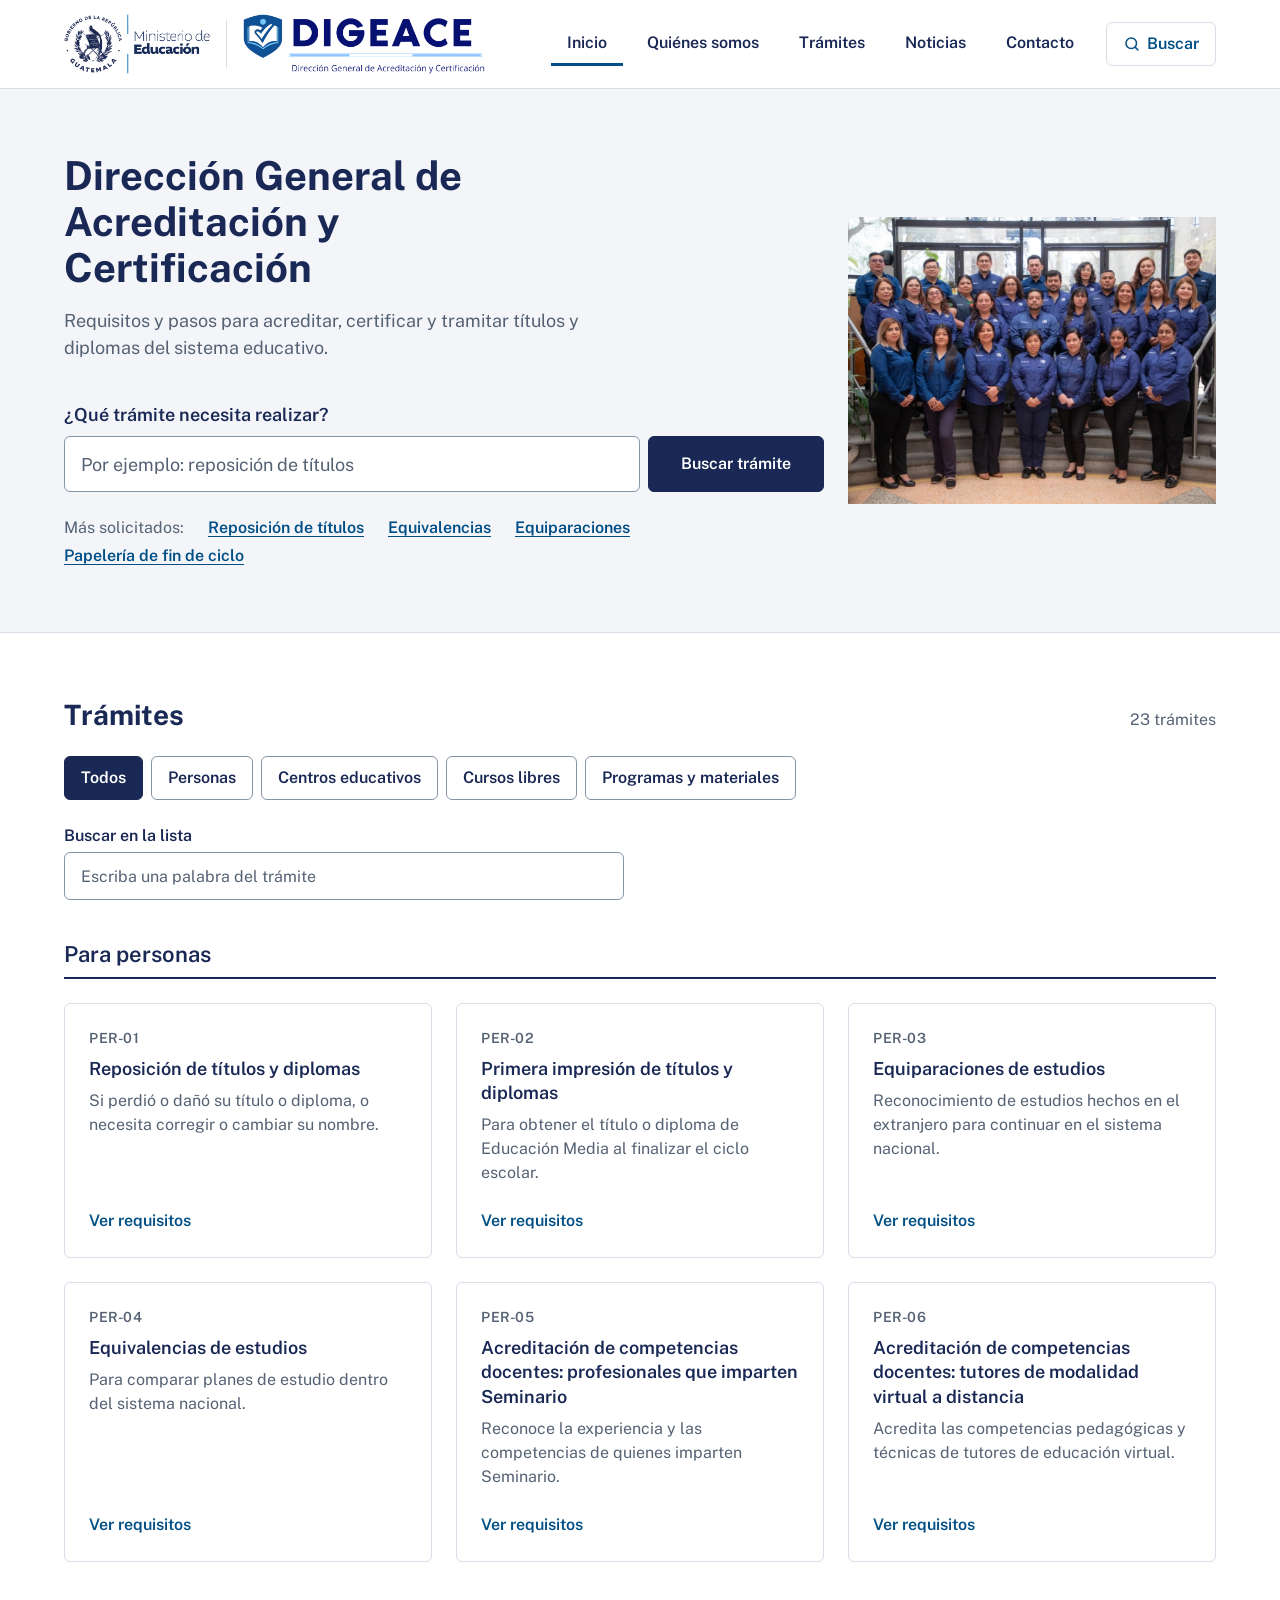
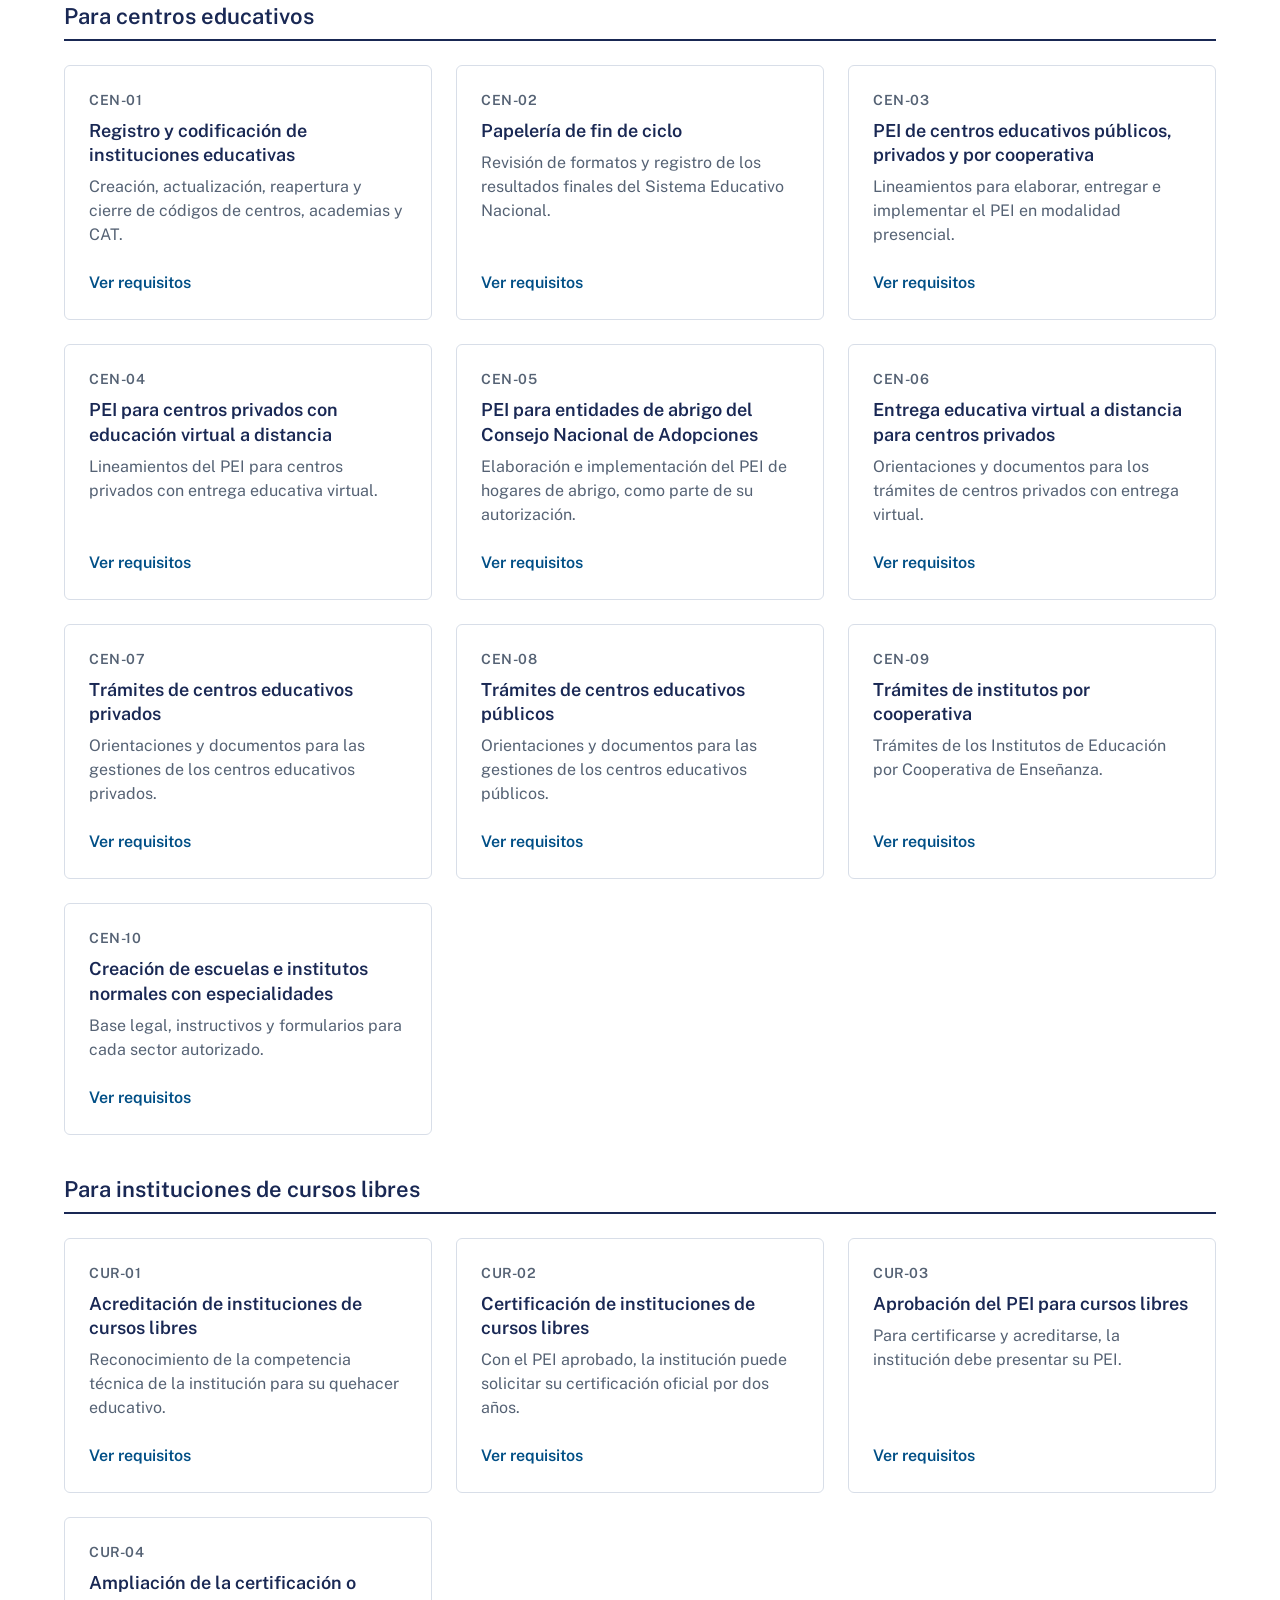
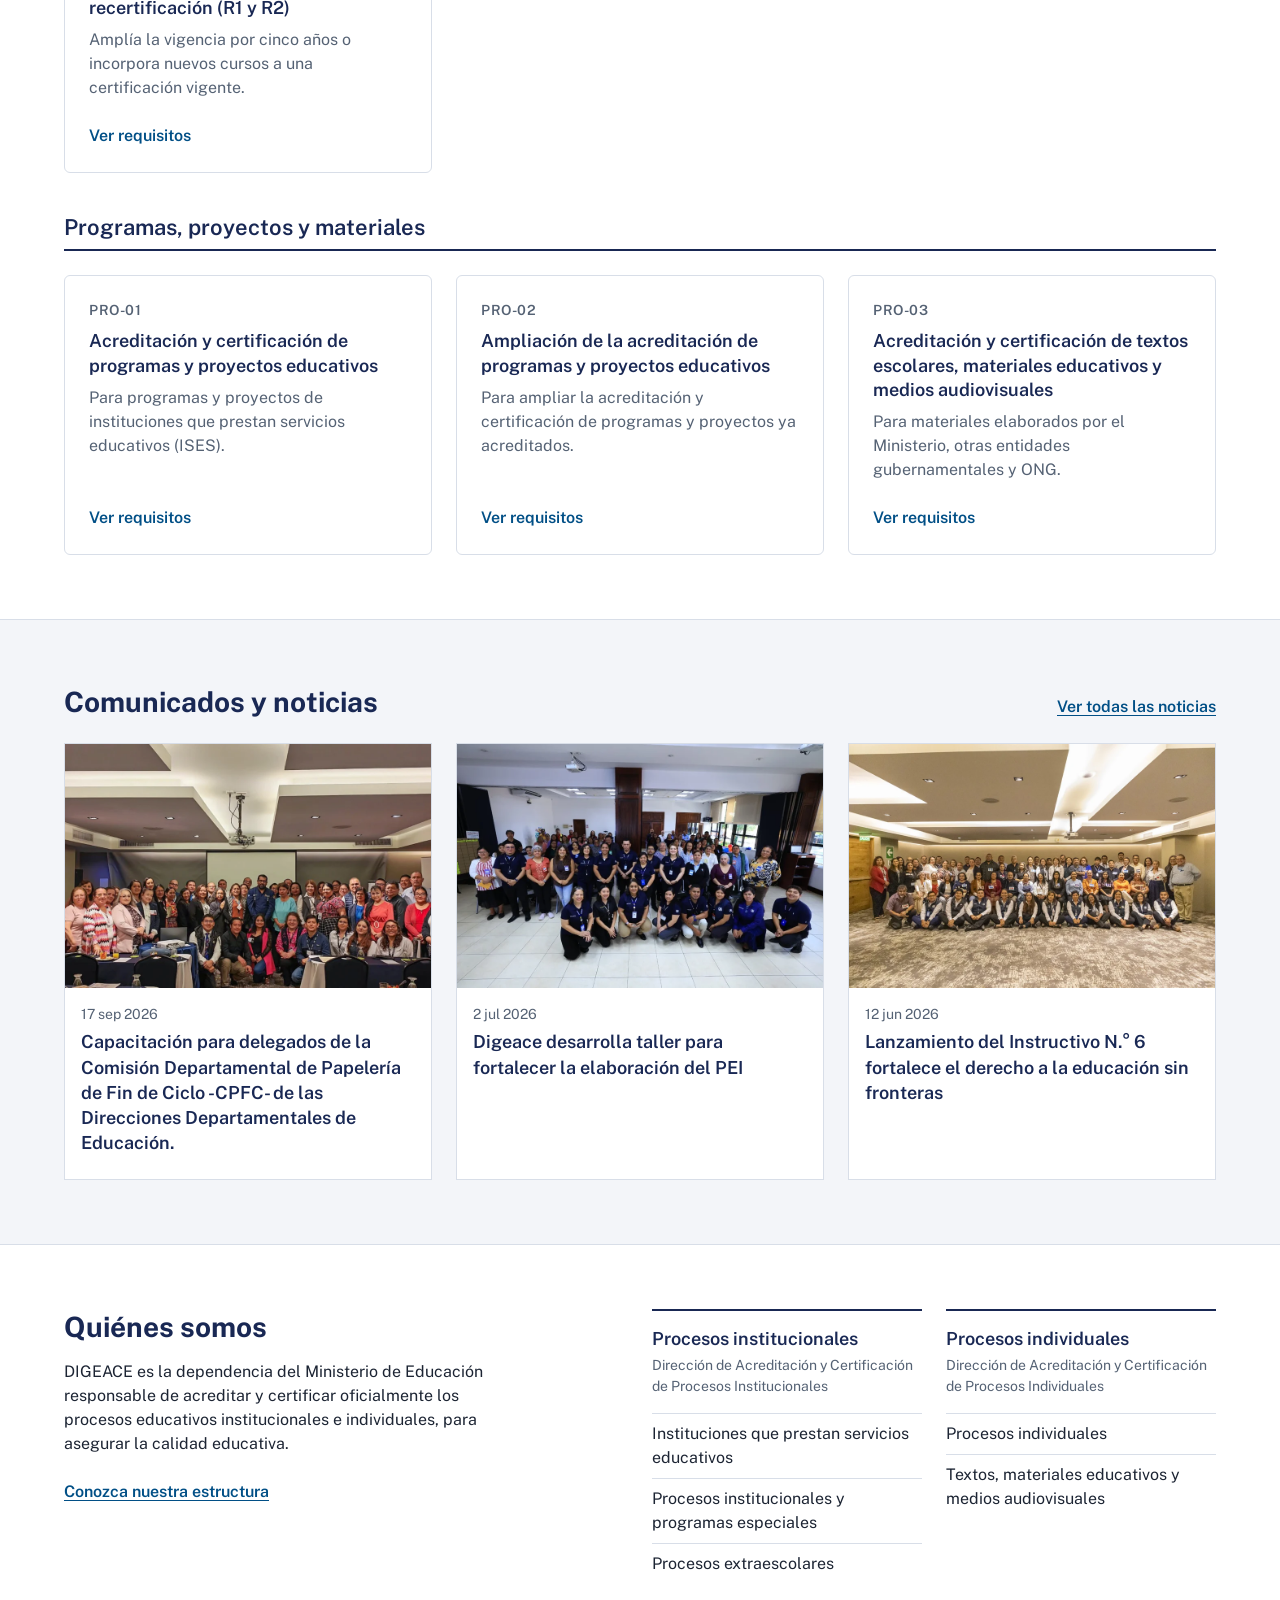
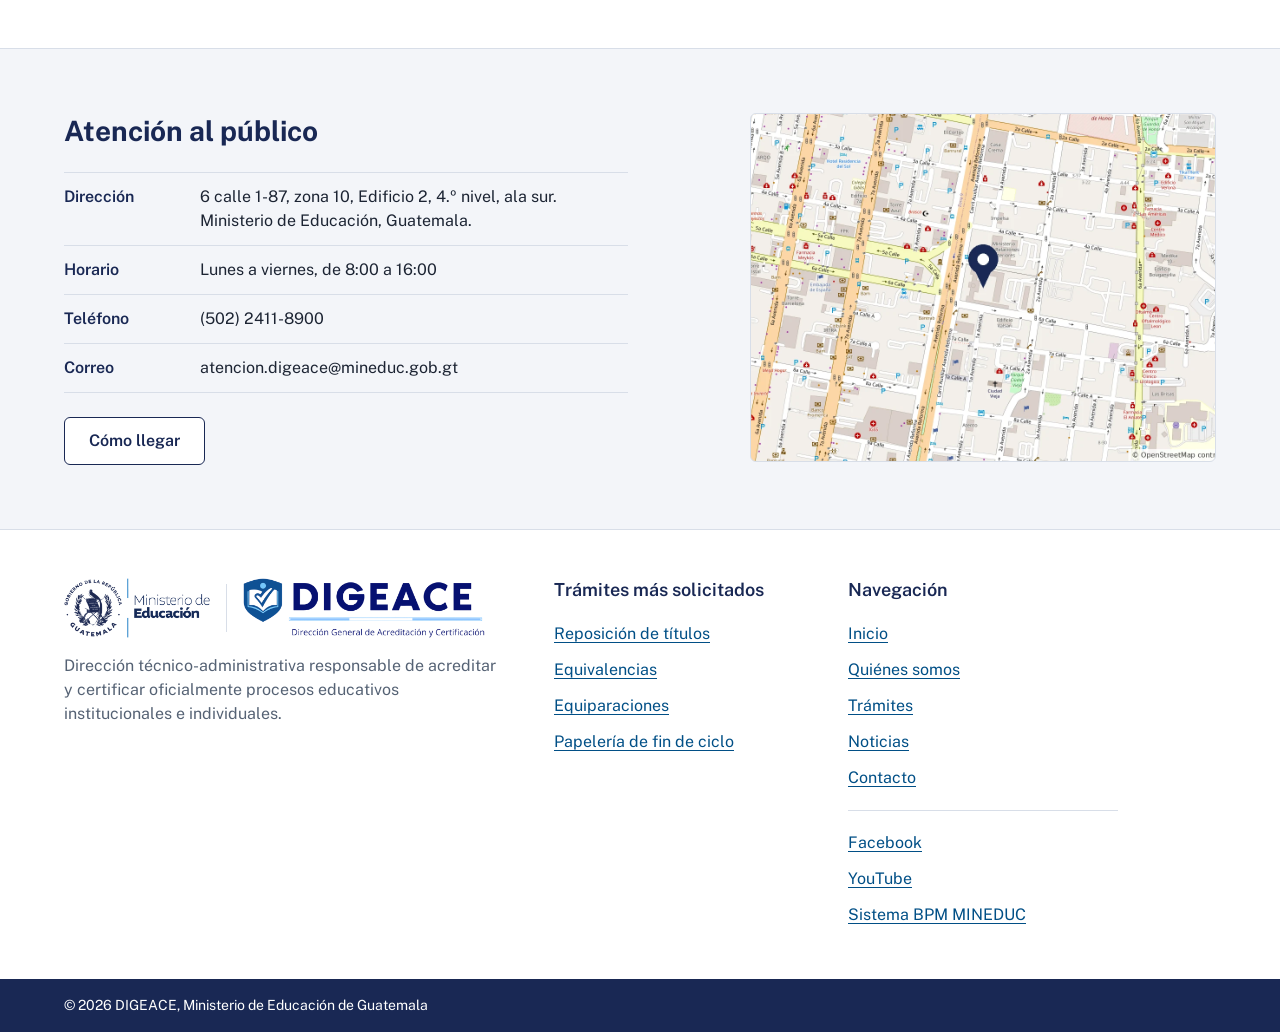
<file: index.html>
<!doctype html>
<html lang="es">
<head>
  <meta charset="utf-8">
  <meta name="viewport" content="width=device-width, initial-scale=1">
  <title>DIGEACE · Trámites de acreditación y certificación</title>
  <meta name="description" content="Propuesta conceptual de rediseño del inicio de DIGEACE: requisitos y pasos para acreditar, certificar y tramitar títulos y diplomas.">
  <link rel="preconnect" href="https://fonts.googleapis.com">
  <link rel="preconnect" href="https://fonts.gstatic.com" crossorigin>
  <link rel="stylesheet" href="https://fonts.googleapis.com/css2?family=Public+Sans:wght@400;600;700&display=swap">
  <link rel="stylesheet" href="css/styles.css">
</head>
<body>
  <a class="salto" href="#contenido">Saltar al contenido</a>


  <header class="encabezado">
    <div class="contenedor encabezado__fila">
      <a class="encabezado__logo" href="index.html" aria-label="DIGEACE, Ministerio de Educación de Guatemala. Ir al inicio">
        <img class="logo-mineduc" src="assets/logo-mineduc.png" width="534" height="220" alt="Gobierno de Guatemala, Ministerio de Educación">
        <span class="logos__linea" aria-hidden="true"></span>
        <img class="logo-digeace" src="assets/logo-digeace.png" width="888" height="220" alt="DIGEACE, Dirección General de Acreditación y Certificación">
      </a>

      <button class="menu-boton" type="button" aria-expanded="false" aria-controls="menu-principal">Menú</button>

      <nav class="navegacion" id="menu-principal" aria-label="Principal">
        <ul>
          <li><a href="index.html" aria-current="page">Inicio</a></li>
          <li><a href="quienes-somos.html">Quiénes somos</a></li>
          <li><a href="index.html#tramites">Trámites</a></li>
          <li><a href="index.html#noticias">Noticias</a></li>
          <li><a href="index.html#contacto">Contacto</a></li>
          <li>
            <a class="navegacion__buscar" href="index.html#buscador">
              <svg aria-hidden="true" width="18" height="18" viewBox="0 0 24 24" fill="none" stroke="currentColor" stroke-width="2" stroke-linecap="round" stroke-linejoin="round"><circle cx="11" cy="11" r="7"/><path d="m20 20-3.5-3.5"/></svg>
              Buscar
            </a>
          </li>
        </ul>
      </nav>
    </div>
  </header>

  <main id="contenido">
    <section class="hero" aria-labelledby="titulo-hero">
      <div class="contenedor hero__rejilla">
        <div class="hero__texto">
          <h1 id="titulo-hero">Dirección General de Acreditación y Certificación</h1>
          <p class="hero__descripcion">Requisitos y pasos para acreditar, certificar y tramitar títulos y diplomas del sistema educativo.</p>

          <form class="buscador" id="buscador" role="search" action="index.html#tramites" method="get" autocomplete="off">
            <label class="buscador__etiqueta" for="q">¿Qué trámite necesita realizar?</label>
            <div class="buscador__fila">
              <div class="buscador__campo">
                <input
                  id="q" name="q" type="text" class="buscador__input"
                  placeholder="Por ejemplo: reposición de títulos"
                  role="combobox" aria-expanded="false" aria-controls="sugerencias"
                  aria-autocomplete="list" autocapitalize="off" spellcheck="false">
                <button class="buscador__borrar" type="button" hidden aria-label="Borrar búsqueda">
                  <svg aria-hidden="true" width="20" height="20" viewBox="0 0 24 24" fill="none" stroke="currentColor" stroke-width="2" stroke-linecap="round" stroke-linejoin="round"><path d="M18 6 6 18M6 6l12 12"/></svg>
                </button>
                <ul class="sugerencias" id="sugerencias" role="listbox" aria-label="Trámites sugeridos" hidden></ul>
              </div>
              <button class="boton" type="submit">Buscar trámite</button>
            </div>
            <p class="buscador__estado" role="status" aria-live="polite"></p>
          </form>

          <p class="hero__frecuentes">
            <span class="hero__frecuentes-titulo">Más solicitados:</span>
            <a href="tramite-reposicion.html">Reposición de títulos</a>
            <a href="#t-equivalencias-de-estudios">Equivalencias</a>
            <a href="#t-equiparaciones-de-estudios">Equiparaciones</a>
            <a href="#t-papeleria-de-fin-de-ciclo">Papelería de fin de ciclo</a>
          </p>
        </div>

        <figure class="hero__foto">
          <img src="assets/equipo-digeace.webp" width="1000" height="782" alt="Equipo de DIGEACE reunido en las gradas del edificio, con camisas azules institucionales">
        </figure>
      </div>
    </section>

    <section class="seccion" id="tramites" aria-labelledby="titulo-tramites">
      <div class="contenedor">
        <div class="seccion__cabecera">
          <h2 id="titulo-tramites" tabindex="-1">Trámites</h2>
          <p class="seccion__contador" id="contador" role="status">23 trámites</p>
        </div>

        <div class="filtros" role="group" aria-label="Filtrar por tipo de solicitante">
        <button class="filtro" type="button" data-grupo="todos" aria-pressed="true">Todos</button>
        <button class="filtro" type="button" data-grupo="personas" aria-pressed="false">Personas</button>
        <button class="filtro" type="button" data-grupo="centros" aria-pressed="false">Centros educativos</button>
        <button class="filtro" type="button" data-grupo="cursos" aria-pressed="false">Cursos libres</button>
        <button class="filtro" type="button" data-grupo="programas" aria-pressed="false">Programas y materiales</button>
        </div>

        <div class="filtrar">
          <label for="filtrar">Buscar en la lista</label>
          <div class="filtrar__campo">
            <input class="filtrar__input" id="filtrar" type="text" autocomplete="off" spellcheck="false" placeholder="Escriba una palabra del trámite">
            <button class="filtrar__borrar" type="button" hidden aria-label="Borrar búsqueda">
              <svg aria-hidden="true" width="20" height="20" viewBox="0 0 24 24" fill="none" stroke="currentColor" stroke-width="2" stroke-linecap="round" stroke-linejoin="round"><path d="M18 6 6 18M6 6l12 12"/></svg>
            </button>
          </div>
        </div>

        <div class="sin-resultados" role="status" hidden>
          <p>No encontramos trámites con ese nombre. Pruebe con otra palabra o <button class="enlace-texto" type="button" data-reiniciar>vea la lista completa</button>.</p>
        </div>

        <div id="lista-tramites">
        <details class="grupo" data-grupo="personas" open>
          <summary class="grupo__resumen">
            <h3 class="grupo__titulo" id="g-personas">Para personas</h3>
            <span class="grupo__cuenta">6</span>
          </summary>
          <ul class="lista">
            <li id="t-reposicion-de-titulos-y-diplomas" data-grupo="personas" data-texto="reposicion de titulos y diplomas si perdio o dano su titulo o diploma, o necesita corregir o cambiar su nombre.">
              <a class="tarjeta" href="tramite-reposicion.html">
                <span class="tarjeta__codigo">PER-01</span>
                <h4 class="tarjeta__nombre">Reposición de títulos y diplomas</h4>
                <p class="tarjeta__desc">Si perdió o dañó su título o diploma, o necesita corregir o cambiar su nombre.</p>
                <span class="tarjeta__accion">Ver requisitos</span>
              </a>
            </li>
            <li id="t-primera-impresion-de-titulos-y-diplomas" data-grupo="personas" data-texto="primera impresion de titulos y diplomas para obtener el titulo o diploma de educacion media al finalizar el ciclo escolar.">
              <a class="tarjeta" href="#">
                <span class="tarjeta__codigo">PER-02</span>
                <h4 class="tarjeta__nombre">Primera impresión de títulos y diplomas</h4>
                <p class="tarjeta__desc">Para obtener el título o diploma de Educación Media al finalizar el ciclo escolar.</p>
                <span class="tarjeta__accion">Ver requisitos</span>
              </a>
            </li>
            <li id="t-equiparaciones-de-estudios" data-grupo="personas" data-texto="equiparaciones de estudios reconocimiento de estudios hechos en el extranjero para continuar en el sistema nacional.">
              <a class="tarjeta" href="#">
                <span class="tarjeta__codigo">PER-03</span>
                <h4 class="tarjeta__nombre">Equiparaciones de estudios</h4>
                <p class="tarjeta__desc">Reconocimiento de estudios hechos en el extranjero para continuar en el sistema nacional.</p>
                <span class="tarjeta__accion">Ver requisitos</span>
              </a>
            </li>
            <li id="t-equivalencias-de-estudios" data-grupo="personas" data-texto="equivalencias de estudios para comparar planes de estudio dentro del sistema nacional.">
              <a class="tarjeta" href="#">
                <span class="tarjeta__codigo">PER-04</span>
                <h4 class="tarjeta__nombre">Equivalencias de estudios</h4>
                <p class="tarjeta__desc">Para comparar planes de estudio dentro del sistema nacional.</p>
                <span class="tarjeta__accion">Ver requisitos</span>
              </a>
            </li>
            <li id="t-competencias-docentes-seminario" data-grupo="personas" data-texto="acreditacion de competencias docentes: profesionales que imparten seminario reconoce la experiencia y las competencias de quienes imparten seminario.">
              <a class="tarjeta" href="#">
                <span class="tarjeta__codigo">PER-05</span>
                <h4 class="tarjeta__nombre">Acreditación de competencias docentes: profesionales que imparten Seminario</h4>
                <p class="tarjeta__desc">Reconoce la experiencia y las competencias de quienes imparten Seminario.</p>
                <span class="tarjeta__accion">Ver requisitos</span>
              </a>
            </li>
            <li id="t-competencias-docentes-tutores-virtuales" data-grupo="personas" data-texto="acreditacion de competencias docentes: tutores de modalidad virtual a distancia acredita las competencias pedagogicas y tecnicas de tutores de educacion virtual.">
              <a class="tarjeta" href="#">
                <span class="tarjeta__codigo">PER-06</span>
                <h4 class="tarjeta__nombre">Acreditación de competencias docentes: tutores de modalidad virtual a distancia</h4>
                <p class="tarjeta__desc">Acredita las competencias pedagógicas y técnicas de tutores de educación virtual.</p>
                <span class="tarjeta__accion">Ver requisitos</span>
              </a>
            </li>
          </ul>
        </details>
        <details class="grupo" data-grupo="centros" open>
          <summary class="grupo__resumen">
            <h3 class="grupo__titulo" id="g-centros">Para centros educativos</h3>
            <span class="grupo__cuenta">10</span>
          </summary>
          <ul class="lista">
            <li id="t-registro-y-codificacion" data-grupo="centros" data-texto="registro y codificacion de instituciones educativas creacion, actualizacion, reapertura y cierre de codigos de centros, academias y cat.">
              <a class="tarjeta" href="#">
                <span class="tarjeta__codigo">CEN-01</span>
                <h4 class="tarjeta__nombre">Registro y codificación de instituciones educativas</h4>
                <p class="tarjeta__desc">Creación, actualización, reapertura y cierre de códigos de centros, academias y CAT.</p>
                <span class="tarjeta__accion">Ver requisitos</span>
              </a>
            </li>
            <li id="t-papeleria-de-fin-de-ciclo" data-grupo="centros" data-texto="papeleria de fin de ciclo revision de formatos y registro de los resultados finales del sistema educativo nacional.">
              <a class="tarjeta" href="#">
                <span class="tarjeta__codigo">CEN-02</span>
                <h4 class="tarjeta__nombre">Papelería de fin de ciclo</h4>
                <p class="tarjeta__desc">Revisión de formatos y registro de los resultados finales del Sistema Educativo Nacional.</p>
                <span class="tarjeta__accion">Ver requisitos</span>
              </a>
            </li>
            <li id="t-pei-publicos-privados-cooperativa" data-grupo="centros" data-texto="pei de centros educativos publicos, privados y por cooperativa lineamientos para elaborar, entregar e implementar el pei en modalidad presencial.">
              <a class="tarjeta" href="#">
                <span class="tarjeta__codigo">CEN-03</span>
                <h4 class="tarjeta__nombre">PEI de centros educativos públicos, privados y por cooperativa</h4>
                <p class="tarjeta__desc">Lineamientos para elaborar, entregar e implementar el PEI en modalidad presencial.</p>
                <span class="tarjeta__accion">Ver requisitos</span>
              </a>
            </li>
            <li id="t-pei-privados-virtual" data-grupo="centros" data-texto="pei para centros privados con educacion virtual a distancia lineamientos del pei para centros privados con entrega educativa virtual.">
              <a class="tarjeta" href="#">
                <span class="tarjeta__codigo">CEN-04</span>
                <h4 class="tarjeta__nombre">PEI para centros privados con educación virtual a distancia</h4>
                <p class="tarjeta__desc">Lineamientos del PEI para centros privados con entrega educativa virtual.</p>
                <span class="tarjeta__accion">Ver requisitos</span>
              </a>
            </li>
            <li id="t-pei-entidades-de-abrigo-cna" data-grupo="centros" data-texto="pei para entidades de abrigo del consejo nacional de adopciones elaboracion e implementacion del pei de hogares de abrigo, como parte de su autorizacion.">
              <a class="tarjeta" href="#">
                <span class="tarjeta__codigo">CEN-05</span>
                <h4 class="tarjeta__nombre">PEI para entidades de abrigo del Consejo Nacional de Adopciones</h4>
                <p class="tarjeta__desc">Elaboración e implementación del PEI de hogares de abrigo, como parte de su autorización.</p>
                <span class="tarjeta__accion">Ver requisitos</span>
              </a>
            </li>
            <li id="t-entrega-virtual-centros-privados" data-grupo="centros" data-texto="entrega educativa virtual a distancia para centros privados orientaciones y documentos para los tramites de centros privados con entrega virtual.">
              <a class="tarjeta" href="#">
                <span class="tarjeta__codigo">CEN-06</span>
                <h4 class="tarjeta__nombre">Entrega educativa virtual a distancia para centros privados</h4>
                <p class="tarjeta__desc">Orientaciones y documentos para los trámites de centros privados con entrega virtual.</p>
                <span class="tarjeta__accion">Ver requisitos</span>
              </a>
            </li>
            <li id="t-tramites-centros-privados" data-grupo="centros" data-texto="tramites de centros educativos privados orientaciones y documentos para las gestiones de los centros educativos privados.">
              <a class="tarjeta" href="#">
                <span class="tarjeta__codigo">CEN-07</span>
                <h4 class="tarjeta__nombre">Trámites de centros educativos privados</h4>
                <p class="tarjeta__desc">Orientaciones y documentos para las gestiones de los centros educativos privados.</p>
                <span class="tarjeta__accion">Ver requisitos</span>
              </a>
            </li>
            <li id="t-tramites-centros-publicos" data-grupo="centros" data-texto="tramites de centros educativos publicos orientaciones y documentos para las gestiones de los centros educativos publicos.">
              <a class="tarjeta" href="#">
                <span class="tarjeta__codigo">CEN-08</span>
                <h4 class="tarjeta__nombre">Trámites de centros educativos públicos</h4>
                <p class="tarjeta__desc">Orientaciones y documentos para las gestiones de los centros educativos públicos.</p>
                <span class="tarjeta__accion">Ver requisitos</span>
              </a>
            </li>
            <li id="t-tramites-institutos-cooperativa" data-grupo="centros" data-texto="tramites de institutos por cooperativa tramites de los institutos de educacion por cooperativa de ensenanza.">
              <a class="tarjeta" href="#">
                <span class="tarjeta__codigo">CEN-09</span>
                <h4 class="tarjeta__nombre">Trámites de institutos por cooperativa</h4>
                <p class="tarjeta__desc">Trámites de los Institutos de Educación por Cooperativa de Enseñanza.</p>
                <span class="tarjeta__accion">Ver requisitos</span>
              </a>
            </li>
            <li id="t-creacion-escuelas-institutos-normales" data-grupo="centros" data-texto="creacion de escuelas e institutos normales con especialidades base legal, instructivos y formularios para cada sector autorizado.">
              <a class="tarjeta" href="#">
                <span class="tarjeta__codigo">CEN-10</span>
                <h4 class="tarjeta__nombre">Creación de escuelas e institutos normales con especialidades</h4>
                <p class="tarjeta__desc">Base legal, instructivos y formularios para cada sector autorizado.</p>
                <span class="tarjeta__accion">Ver requisitos</span>
              </a>
            </li>
          </ul>
        </details>
        <details class="grupo" data-grupo="cursos" open>
          <summary class="grupo__resumen">
            <h3 class="grupo__titulo" id="g-cursos">Para instituciones de cursos libres</h3>
            <span class="grupo__cuenta">4</span>
          </summary>
          <ul class="lista">
            <li id="t-acreditacion-cursos-libres" data-grupo="cursos" data-texto="acreditacion de instituciones de cursos libres reconocimiento de la competencia tecnica de la institucion para su quehacer educativo.">
              <a class="tarjeta" href="#">
                <span class="tarjeta__codigo">CUR-01</span>
                <h4 class="tarjeta__nombre">Acreditación de instituciones de cursos libres</h4>
                <p class="tarjeta__desc">Reconocimiento de la competencia técnica de la institución para su quehacer educativo.</p>
                <span class="tarjeta__accion">Ver requisitos</span>
              </a>
            </li>
            <li id="t-certificacion-cursos-libres" data-grupo="cursos" data-texto="certificacion de instituciones de cursos libres con el pei aprobado, la institucion puede solicitar su certificacion oficial por dos anos.">
              <a class="tarjeta" href="#">
                <span class="tarjeta__codigo">CUR-02</span>
                <h4 class="tarjeta__nombre">Certificación de instituciones de cursos libres</h4>
                <p class="tarjeta__desc">Con el PEI aprobado, la institución puede solicitar su certificación oficial por dos años.</p>
                <span class="tarjeta__accion">Ver requisitos</span>
              </a>
            </li>
            <li id="t-aprobacion-pei-cursos-libres" data-grupo="cursos" data-texto="aprobacion del pei para cursos libres para certificarse y acreditarse, la institucion debe presentar su pei.">
              <a class="tarjeta" href="#">
                <span class="tarjeta__codigo">CUR-03</span>
                <h4 class="tarjeta__nombre">Aprobación del PEI para cursos libres</h4>
                <p class="tarjeta__desc">Para certificarse y acreditarse, la institución debe presentar su PEI.</p>
                <span class="tarjeta__accion">Ver requisitos</span>
              </a>
            </li>
            <li id="t-ampliacion-recertificacion-r1-r2" data-grupo="cursos" data-texto="ampliacion de la certificacion o recertificacion (r1 y r2) amplia la vigencia por cinco anos o incorpora nuevos cursos a una certificacion vigente.">
              <a class="tarjeta" href="#">
                <span class="tarjeta__codigo">CUR-04</span>
                <h4 class="tarjeta__nombre">Ampliación de la certificación o recertificación (R1 y R2)</h4>
                <p class="tarjeta__desc">Amplía la vigencia por cinco años o incorpora nuevos cursos a una certificación vigente.</p>
                <span class="tarjeta__accion">Ver requisitos</span>
              </a>
            </li>
          </ul>
        </details>
        <details class="grupo" data-grupo="programas" open>
          <summary class="grupo__resumen">
            <h3 class="grupo__titulo" id="g-programas">Programas, proyectos y materiales</h3>
            <span class="grupo__cuenta">3</span>
          </summary>
          <ul class="lista">
            <li id="t-acreditacion-programas-proyectos" data-grupo="programas" data-texto="acreditacion y certificacion de programas y proyectos educativos para programas y proyectos de instituciones que prestan servicios educativos (ises).">
              <a class="tarjeta" href="#">
                <span class="tarjeta__codigo">PRO-01</span>
                <h4 class="tarjeta__nombre">Acreditación y certificación de programas y proyectos educativos</h4>
                <p class="tarjeta__desc">Para programas y proyectos de instituciones que prestan servicios educativos (ISES).</p>
                <span class="tarjeta__accion">Ver requisitos</span>
              </a>
            </li>
            <li id="t-ampliacion-acreditacion-programas-proyectos" data-grupo="programas" data-texto="ampliacion de la acreditacion de programas y proyectos educativos para ampliar la acreditacion y certificacion de programas y proyectos ya acreditados.">
              <a class="tarjeta" href="#">
                <span class="tarjeta__codigo">PRO-02</span>
                <h4 class="tarjeta__nombre">Ampliación de la acreditación de programas y proyectos educativos</h4>
                <p class="tarjeta__desc">Para ampliar la acreditación y certificación de programas y proyectos ya acreditados.</p>
                <span class="tarjeta__accion">Ver requisitos</span>
              </a>
            </li>
            <li id="t-textos-materiales-audiovisuales" data-grupo="programas" data-texto="acreditacion y certificacion de textos escolares, materiales educativos y medios audiovisuales para materiales elaborados por el ministerio, otras entidades gubernamentales y ong.">
              <a class="tarjeta" href="#">
                <span class="tarjeta__codigo">PRO-03</span>
                <h4 class="tarjeta__nombre">Acreditación y certificación de textos escolares, materiales educativos y medios audiovisuales</h4>
                <p class="tarjeta__desc">Para materiales elaborados por el Ministerio, otras entidades gubernamentales y ONG.</p>
                <span class="tarjeta__accion">Ver requisitos</span>
              </a>
            </li>
          </ul>
        </details>
        </div>
      </div>
    </section>

    <section class="seccion seccion--superficie" id="noticias" aria-labelledby="titulo-noticias">
      <div class="contenedor">
        <div class="seccion__cabecera">
          <h2 id="titulo-noticias">Comunicados y noticias</h2>
          <a class="enlace-texto" href="#noticias">Ver todas las noticias</a>
        </div>
        <ul class="noticias">
          <li>
            <article class="noticia">
              <img src="assets/noticia-capacitacion-cpfc.webp" width="900" height="600" loading="lazy" alt="Participantes de la capacitación reunidos en un salón, sentados en mesas">
              <div class="noticia__cuerpo">
                <time class="noticia__fecha" datetime="2026-09-17">17 sep 2026</time>
                <h3><a class="noticia__enlace" href="#noticias">Capacitación para delegados de la Comisión Departamental de Papelería de Fin de Ciclo -CPFC- de las Direcciones Departamentales de Educación.</a></h3>
              </div>
            </article>
          </li>
          <li>
            <article class="noticia">
              <img src="assets/noticia-taller-pei.webp" width="900" height="600" loading="lazy" alt="Participantes del taller sobre el PEI, de pie y arrodillados en grupo dentro de un salón">
              <div class="noticia__cuerpo">
                <time class="noticia__fecha" datetime="2026-07-02">2 jul 2026</time>
                <h3><a class="noticia__enlace" href="#noticias">Digeace desarrolla taller para fortalecer la elaboración del PEI</a></h3>
              </div>
            </article>
          </li>
          <li>
            <article class="noticia">
              <img src="assets/noticia-instructivo-6.webp" width="900" height="600" loading="lazy" alt="Participantes del taller nacional de equiparaciones y equivalencias reunidos en un salón">
              <div class="noticia__cuerpo">
                <time class="noticia__fecha" datetime="2026-06-12">12 jun 2026</time>
                <h3><a class="noticia__enlace" href="#noticias">Lanzamiento del Instructivo N.° 6 fortalece el derecho a la educación sin fronteras</a></h3>
              </div>
            </article>
          </li>
        </ul>
      </div>
    </section>

    <section class="seccion" id="quienes-somos" aria-labelledby="titulo-quienes">
      <div class="contenedor quienes">
        <div class="quienes__texto">
          <h2 id="titulo-quienes">Quiénes somos</h2>
          <p>DIGEACE es la dependencia del Ministerio de Educación responsable de acreditar y certificar oficialmente los procesos educativos institucionales e individuales, para asegurar la calidad educativa.</p>
          <a class="enlace-texto" href="quienes-somos.html">Conozca nuestra estructura</a>
        </div>
        <div class="quienes__direcciones">
          <div class="direccion">
            <h3>Procesos institucionales</h3>
            <p class="direccion__nombre">Dirección de Acreditación y Certificación de Procesos Institucionales</p>
            <ul>
              <li>Instituciones que prestan servicios educativos</li>
              <li>Procesos institucionales y programas especiales</li>
              <li>Procesos extraescolares</li>
            </ul>
          </div>
          <div class="direccion">
            <h3>Procesos individuales</h3>
            <p class="direccion__nombre">Dirección de Acreditación y Certificación de Procesos Individuales</p>
            <ul>
              <li>Procesos individuales</li>
              <li>Textos, materiales educativos y medios audiovisuales</li>
            </ul>
          </div>
        </div>
      </div>
    </section>

    <section class="seccion seccion--superficie" id="contacto" aria-labelledby="titulo-atencion">
      <div class="contenedor atencion">
        <div class="atencion__datos">
          <h2 id="titulo-atencion">Atención al público</h2>
          <dl class="datos">
            <div><dt>Dirección</dt><dd>6 calle 1-87, zona 10, Edificio 2, 4.º nivel, ala sur. Ministerio de Educación, Guatemala.</dd></div>
            <div><dt>Horario</dt><dd>Lunes a viernes, de 8:00 a 16:00</dd></div>
            <div><dt>Teléfono</dt><dd>(502) 2411-8900</dd></div>
            <div><dt>Correo</dt><dd>atencion.digeace@mineduc.gob.gt</dd></div>
          </dl>
          <a class="boton-secundario" href="https://www.google.com/maps/search/?api=1&amp;query=Ministerio+de+Educaci%C3%B3n+6+calle+1-87+zona+10+Guatemala" rel="noopener" aria-label="Cómo llegar (se abre en Google Maps)">Cómo llegar</a>
        </div>
        <div class="atencion__mapa">
          <iframe title="Mapa de la sede del Ministerio de Educación, 6 calle 1-87, zona 10, Guatemala" src="https://maps.google.com/maps?q=Ministerio%20de%20Educaci%C3%B3n%206%20calle%201-87%20zona%2010%20Guatemala&amp;z=16&amp;hl=es&amp;output=embed" loading="lazy" referrerpolicy="no-referrer-when-downgrade"></iframe>
        </div>
      </div>
    </section>
  </main>

  <footer class="pie" id="pie">
    <div class="contenedor pie__rejilla">
      <div class="pie__identidad">
        <div class="logos">
          <img class="logo-mineduc" src="assets/logo-mineduc.png" width="534" height="220" alt="Gobierno de Guatemala, Ministerio de Educación">
          <span class="logos__linea" aria-hidden="true"></span>
          <img class="logo-digeace" src="assets/logo-digeace.png" width="888" height="220" alt="DIGEACE, Dirección General de Acreditación y Certificación">
        </div>
        <p>Dirección técnico-administrativa responsable de acreditar y certificar oficialmente procesos educativos institucionales e individuales.</p>
      </div>

      <div class="pie__col">
        <h2>Trámites más solicitados</h2>
        <ul>
            <li><a href="tramite-reposicion.html">Reposición de títulos</a></li>
            <li><a href="index.html#t-equivalencias-de-estudios">Equivalencias</a></li>
            <li><a href="index.html#t-equiparaciones-de-estudios">Equiparaciones</a></li>
            <li><a href="index.html#t-papeleria-de-fin-de-ciclo">Papelería de fin de ciclo</a></li>
        </ul>
      </div>

      <div class="pie__col">
        <h2>Navegación</h2>
        <ul>
          <li><a href="index.html">Inicio</a></li>
          <li><a href="quienes-somos.html">Quiénes somos</a></li>
          <li><a href="index.html#tramites">Trámites</a></li>
          <li><a href="index.html#noticias">Noticias</a></li>
          <li><a href="index.html#contacto">Contacto</a></li>
        </ul>
        <div class="pie__redes">
          <ul>
            <li><a href="#">Facebook</a></li>
            <li><a href="#">YouTube</a></li>
            <li><a href="#">Sistema BPM MINEDUC</a></li>
          </ul>
        </div>
      </div>
    </div>
    <div class="pie__fin">
      <div class="contenedor">© 2026 DIGEACE, Ministerio de Educación de Guatemala</div>
    </div>
  </footer>

  <script src="js/tramites.js"></script>
  <script src="js/buscador.js"></script>
  <script src="js/lista.js"></script>
  <script src="js/menu.js"></script>
</body>
</html>
</file>
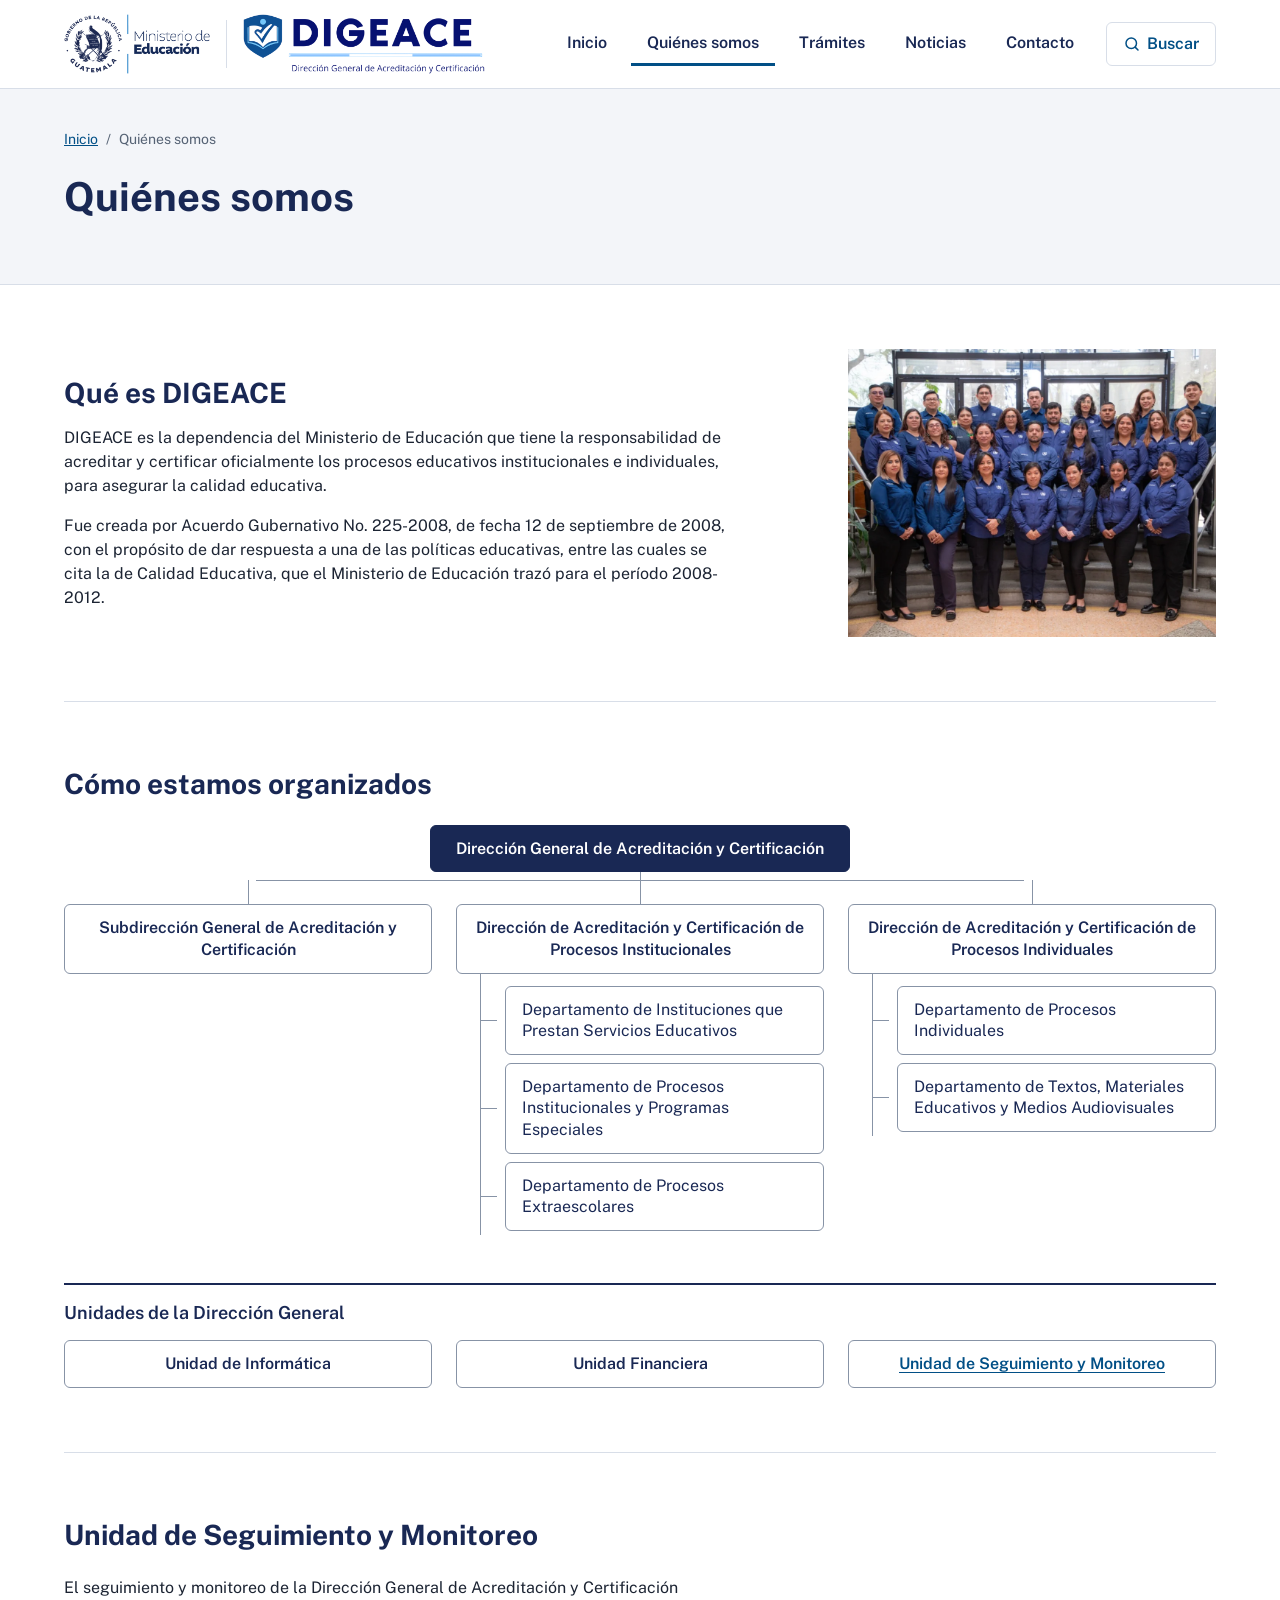
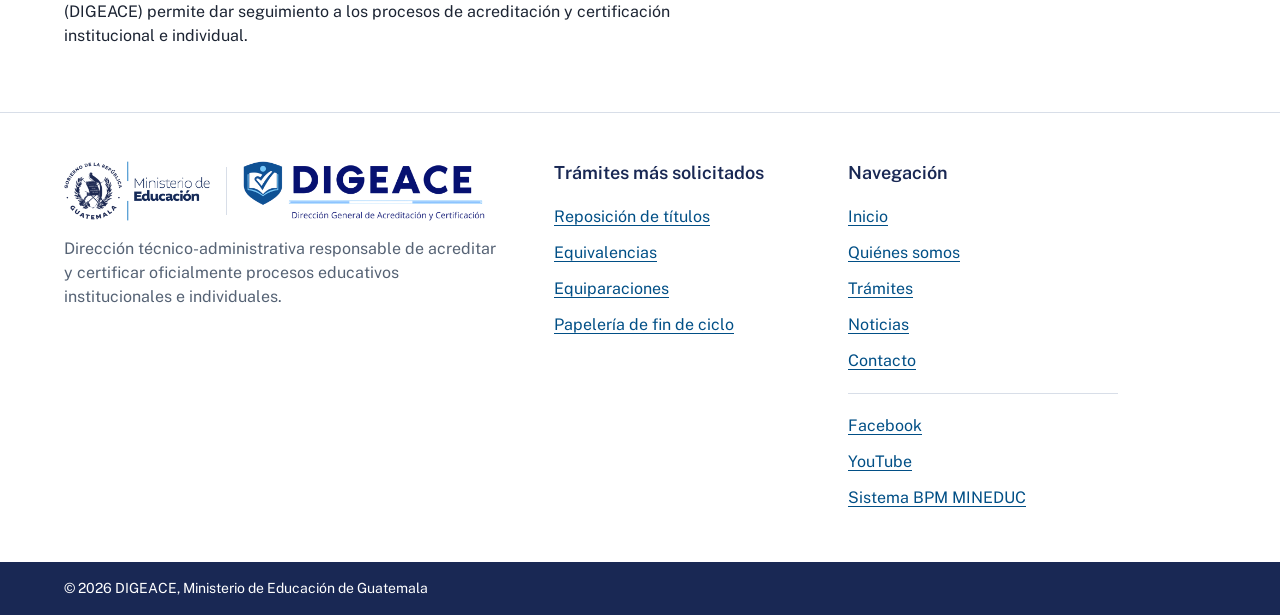
<file: quienes-somos.html>
<!doctype html>
<html lang="es">
<head>
  <meta charset="utf-8">
  <meta name="viewport" content="width=device-width, initial-scale=1">
  <title>Quiénes somos · DIGEACE</title>
  <meta name="description" content="Qué es DIGEACE, cómo está organizada y qué hace la Unidad de Seguimiento y Monitoreo.">
  <link rel="preconnect" href="https://fonts.googleapis.com">
  <link rel="preconnect" href="https://fonts.gstatic.com" crossorigin>
  <link rel="stylesheet" href="https://fonts.googleapis.com/css2?family=Public+Sans:wght@400;600;700&display=swap">
  <link rel="stylesheet" href="css/styles.css">
</head>
<body>
  <a class="salto" href="#contenido">Saltar al contenido</a>


  <header class="encabezado">
    <div class="contenedor encabezado__fila">
      <a class="encabezado__logo" href="index.html" aria-label="DIGEACE, Ministerio de Educación de Guatemala. Ir al inicio">
        <img class="logo-mineduc" src="assets/logo-mineduc.png" width="534" height="220" alt="Gobierno de Guatemala, Ministerio de Educación">
        <span class="logos__linea" aria-hidden="true"></span>
        <img class="logo-digeace" src="assets/logo-digeace.png" width="888" height="220" alt="DIGEACE, Dirección General de Acreditación y Certificación">
      </a>

      <button class="menu-boton" type="button" aria-expanded="false" aria-controls="menu-principal">Menú</button>

      <nav class="navegacion" id="menu-principal" aria-label="Principal">
        <ul>
          <li><a href="index.html">Inicio</a></li>
          <li><a href="quienes-somos.html" aria-current="page">Quiénes somos</a></li>
          <li><a href="index.html#tramites">Trámites</a></li>
          <li><a href="index.html#noticias">Noticias</a></li>
          <li><a href="index.html#contacto">Contacto</a></li>
          <li>
            <a class="navegacion__buscar" href="index.html#buscador">
              <svg aria-hidden="true" width="18" height="18" viewBox="0 0 24 24" fill="none" stroke="currentColor" stroke-width="2" stroke-linecap="round" stroke-linejoin="round"><circle cx="11" cy="11" r="7"/><path d="m20 20-3.5-3.5"/></svg>
              Buscar
            </a>
          </li>
        </ul>
      </nav>
    </div>
  </header>

  <main id="contenido">
    <div class="pagina-cabecera">
      <div class="contenedor">
        <nav class="migas" aria-label="Ruta de navegación">
          <ol>
            <li><a href="index.html">Inicio</a></li>
            <li aria-current="page">Quiénes somos</li>
          </ol>
        </nav>
        <h1>Quiénes somos</h1>
      </div>
    </div>

    <div class="contenedor">
      <section class="seccion" aria-labelledby="titulo-intro">
        <div class="intro">
          <div class="intro__texto">
            <h2 id="titulo-intro">Qué es DIGEACE</h2>
            <p>DIGEACE es la dependencia del Ministerio de Educación que tiene la responsabilidad de acreditar y certificar oficialmente los procesos educativos institucionales e individuales, para asegurar la calidad educativa.</p>
            <p>Fue creada por Acuerdo Gubernativo No. 225-2008, de fecha 12 de septiembre de 2008, con el propósito de dar respuesta a una de las políticas educativas, entre las cuales se cita la de Calidad Educativa, que el Ministerio de Educación trazó para el período 2008-2012.</p>
          </div>
          <figure class="intro__foto">
            <img src="assets/equipo-digeace.webp" width="1000" height="782" alt="Equipo de DIGEACE reunido en las gradas del edificio, con camisas azules institucionales">
          </figure>
        </div>
      </section>

      <section class="seccion" id="estructura" aria-labelledby="titulo-estructura">
        <h2 id="titulo-estructura">Cómo estamos organizados</h2>

        <div class="org">
          <p class="org__raiz"><span class="org__caja org__caja--raiz">Dirección General de Acreditación y Certificación</span></p>

          <ul class="org__ramas">
            <li class="org__rama">
              <span class="org__caja">Subdirección General de Acreditación y Certificación</span>
            </li>
            <li class="org__rama">
              <span class="org__caja">Dirección de Acreditación y Certificación de Procesos Institucionales</span>
              <ul class="org__hijos">
                <li><span class="org__caja">Departamento de Instituciones que Prestan Servicios Educativos</span></li>
                <li><span class="org__caja">Departamento de Procesos Institucionales y Programas Especiales</span></li>
                <li><span class="org__caja">Departamento de Procesos Extraescolares</span></li>
              </ul>
            </li>
            <li class="org__rama">
              <span class="org__caja">Dirección de Acreditación y Certificación de Procesos Individuales</span>
              <ul class="org__hijos">
                <li><span class="org__caja">Departamento de Procesos Individuales</span></li>
                <li><span class="org__caja">Departamento de Textos, Materiales Educativos y Medios Audiovisuales</span></li>
              </ul>
            </li>
          </ul>

          <div class="org__apoyo">
            <h3>Unidades de la Dirección General</h3>
            <ul>
              <li><span class="org__caja">Unidad de Informática</span></li>
              <li><span class="org__caja">Unidad Financiera</span></li>
              <li><a class="org__caja" href="#seguimiento-monitoreo">Unidad de Seguimiento y Monitoreo</a></li>
            </ul>
          </div>
        </div>
      </section>

      <section class="seccion" id="seguimiento-monitoreo" aria-labelledby="titulo-seguimiento">
        <h2 id="titulo-seguimiento">Unidad de Seguimiento y Monitoreo</h2>
        <p class="texto-ancho">El seguimiento y monitoreo de la Dirección General de Acreditación y Certificación (DIGEACE) permite dar seguimiento a los procesos de acreditación y certificación institucional e individual.</p>
      </section>
    </div>
  </main>

  <footer class="pie" id="pie">
    <div class="contenedor pie__rejilla">
      <div class="pie__identidad">
        <div class="logos">
          <img class="logo-mineduc" src="assets/logo-mineduc.png" width="534" height="220" alt="Gobierno de Guatemala, Ministerio de Educación">
          <span class="logos__linea" aria-hidden="true"></span>
          <img class="logo-digeace" src="assets/logo-digeace.png" width="888" height="220" alt="DIGEACE, Dirección General de Acreditación y Certificación">
        </div>
        <p>Dirección técnico-administrativa responsable de acreditar y certificar oficialmente procesos educativos institucionales e individuales.</p>
      </div>

      <div class="pie__col">
        <h2>Trámites más solicitados</h2>
        <ul>
            <li><a href="tramite-reposicion.html">Reposición de títulos</a></li>
            <li><a href="index.html#t-equivalencias-de-estudios">Equivalencias</a></li>
            <li><a href="index.html#t-equiparaciones-de-estudios">Equiparaciones</a></li>
            <li><a href="index.html#t-papeleria-de-fin-de-ciclo">Papelería de fin de ciclo</a></li>
        </ul>
      </div>

      <div class="pie__col">
        <h2>Navegación</h2>
        <ul>
          <li><a href="index.html">Inicio</a></li>
          <li><a href="quienes-somos.html">Quiénes somos</a></li>
          <li><a href="index.html#tramites">Trámites</a></li>
          <li><a href="index.html#noticias">Noticias</a></li>
          <li><a href="index.html#contacto">Contacto</a></li>
        </ul>
        <div class="pie__redes">
          <ul>
            <li><a href="#">Facebook</a></li>
            <li><a href="#">YouTube</a></li>
            <li><a href="#">Sistema BPM MINEDUC</a></li>
          </ul>
        </div>
      </div>
    </div>
    <div class="pie__fin">
      <div class="contenedor">© 2026 DIGEACE, Ministerio de Educación de Guatemala</div>
    </div>
  </footer>

  <script src="js/menu.js"></script>
</body>
</html>
</file>
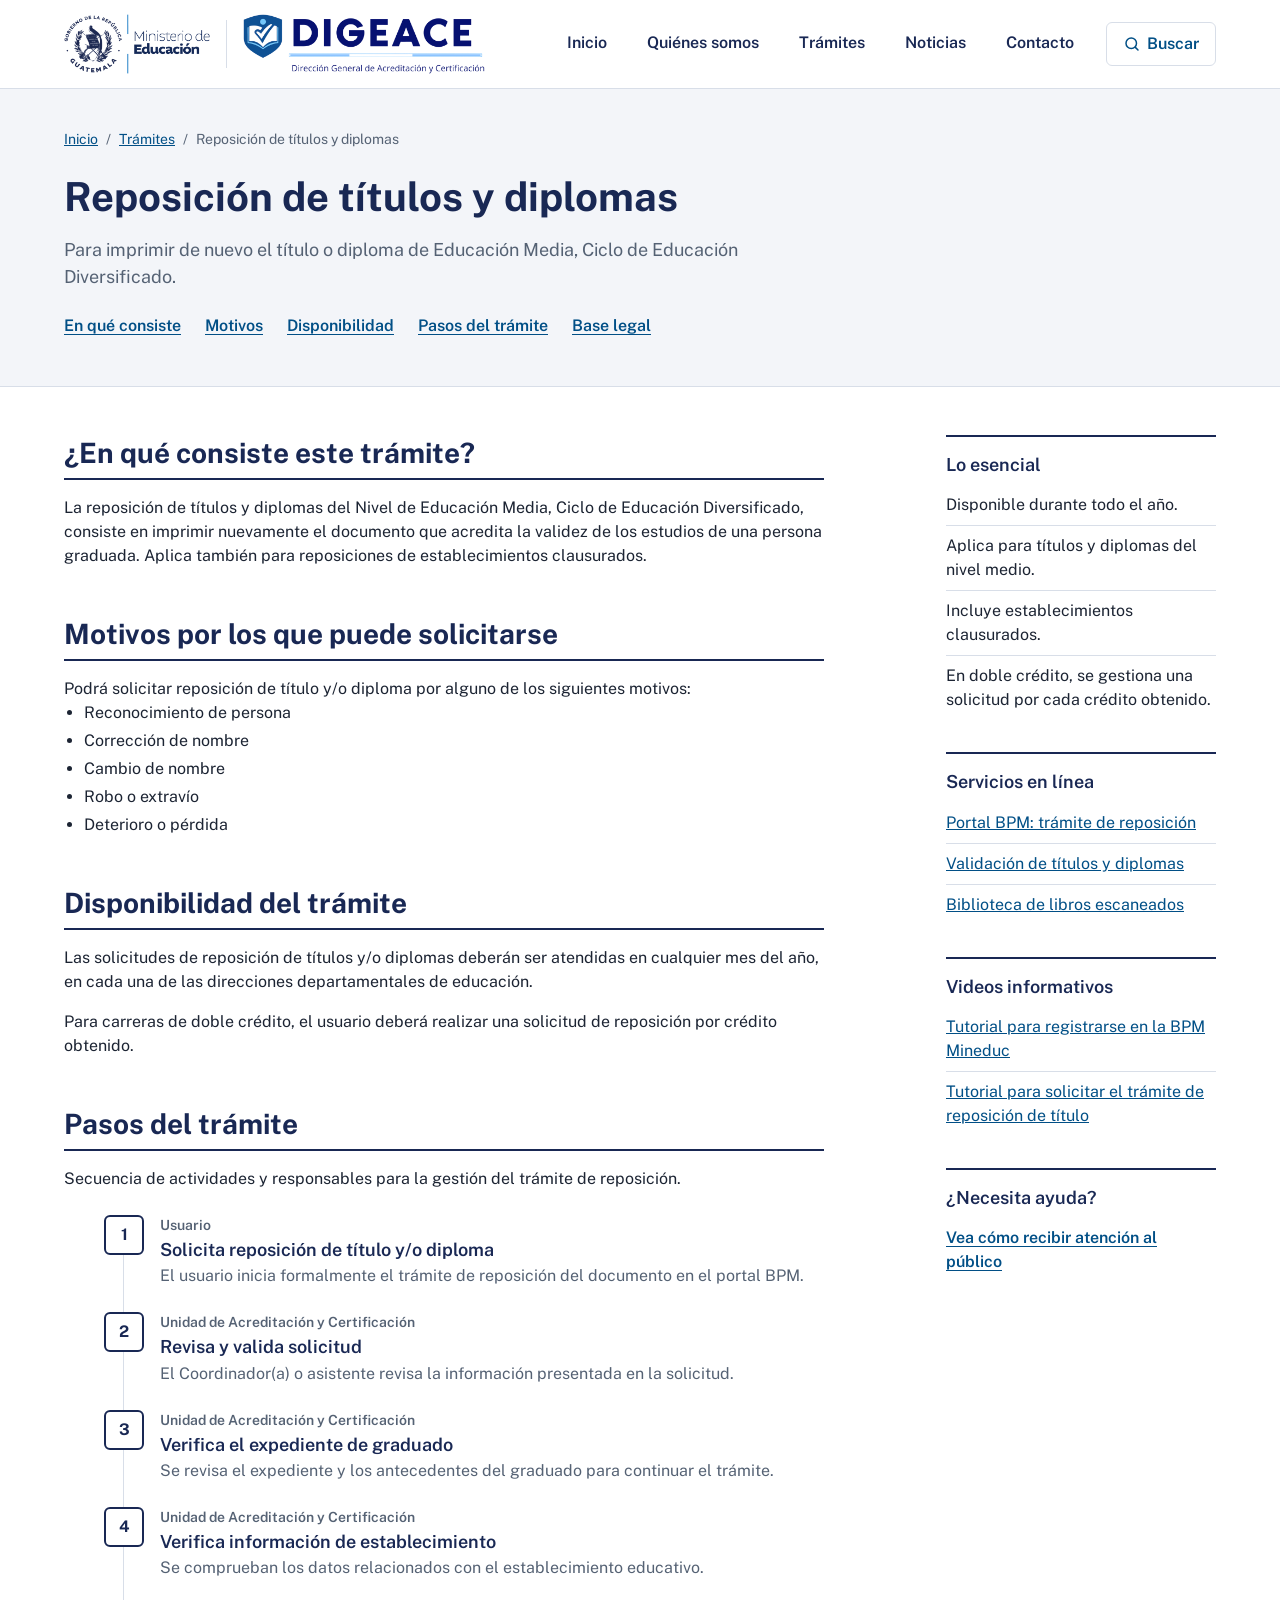
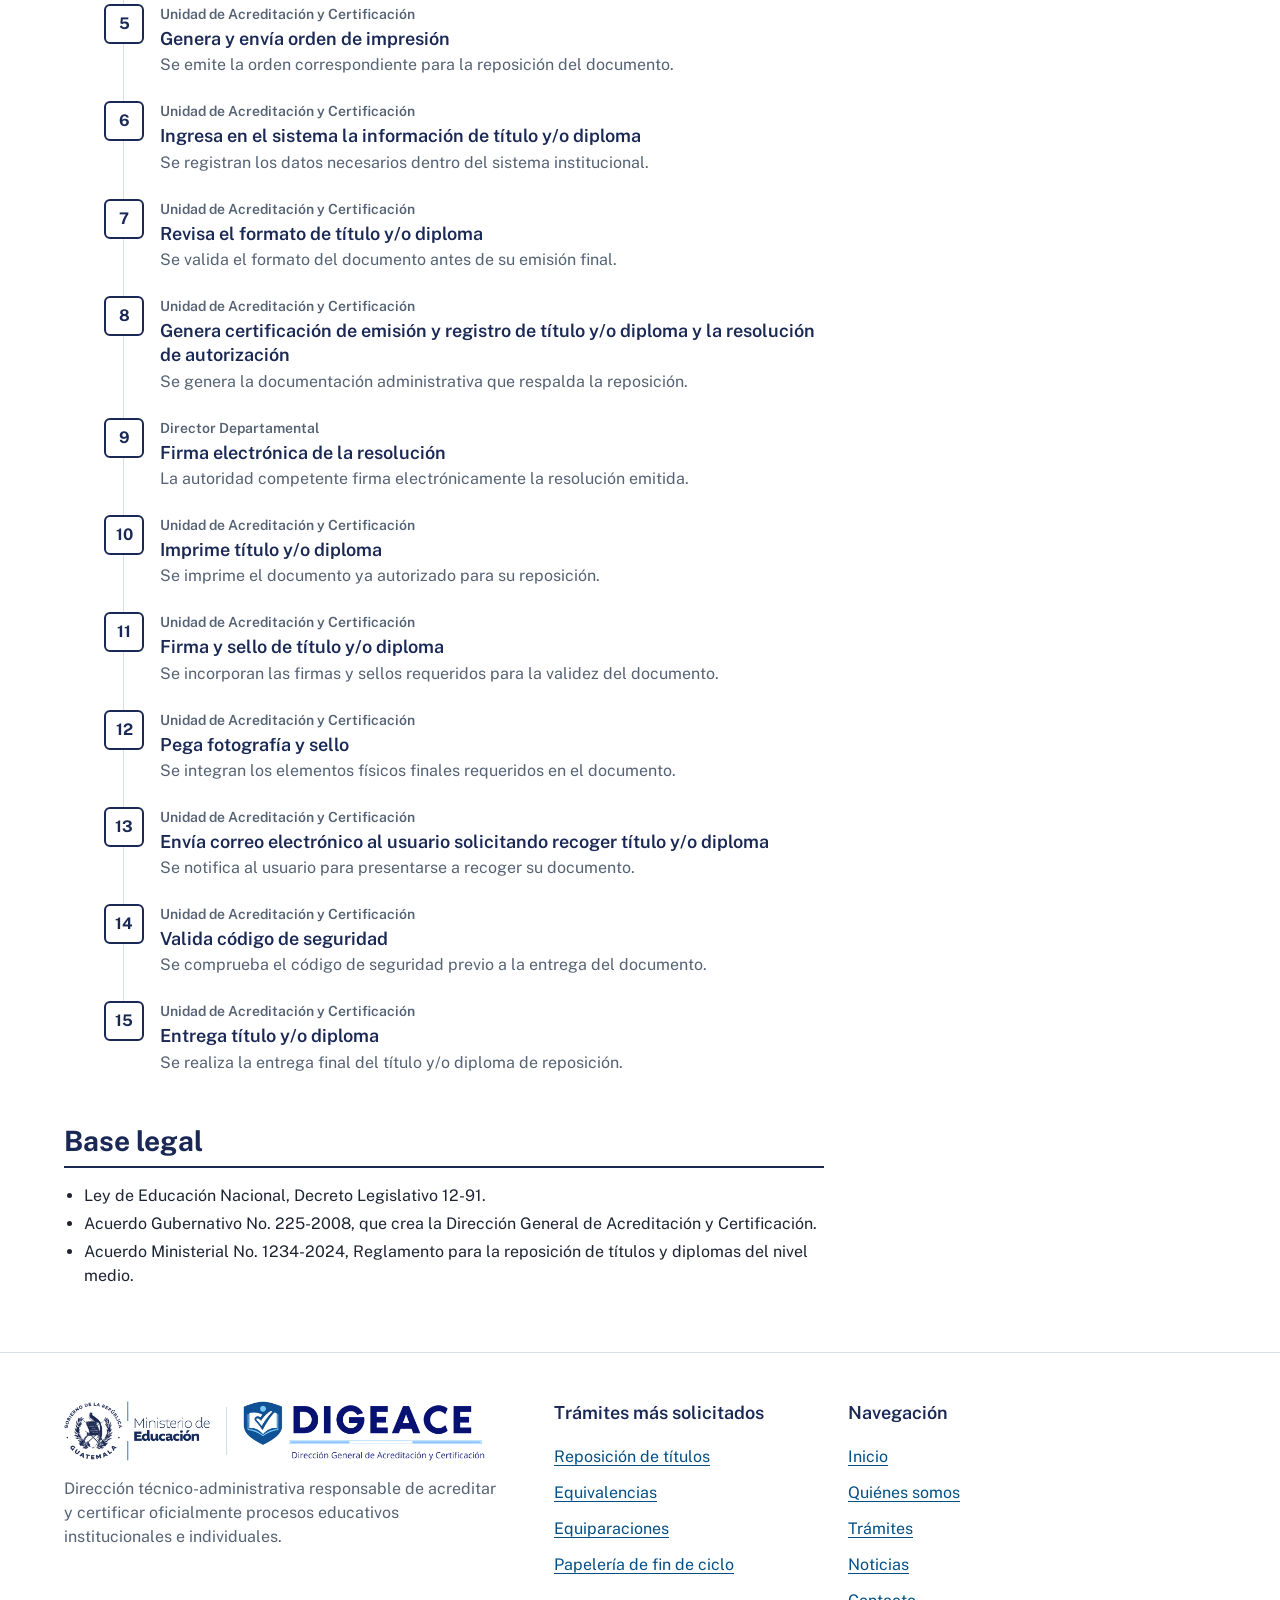
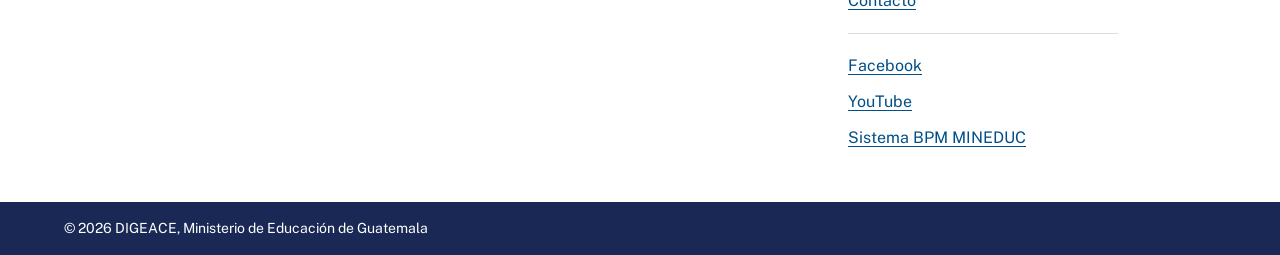
<file: tramite-reposicion.html>
<!doctype html>
<html lang="es">
<head>
  <meta charset="utf-8">
  <meta name="viewport" content="width=device-width, initial-scale=1">
  <title>Reposición de títulos y diplomas · DIGEACE</title>
  <meta name="description" content="Requisitos, motivos y pasos para solicitar la reposición de un título o diploma de Educación Media.">
  <link rel="preconnect" href="https://fonts.googleapis.com">
  <link rel="preconnect" href="https://fonts.gstatic.com" crossorigin>
  <link rel="stylesheet" href="https://fonts.googleapis.com/css2?family=Public+Sans:wght@400;600;700&display=swap">
  <link rel="stylesheet" href="css/styles.css">
</head>
<body>
  <a class="salto" href="#contenido">Saltar al contenido</a>


  <header class="encabezado">
    <div class="contenedor encabezado__fila">
      <a class="encabezado__logo" href="index.html" aria-label="DIGEACE, Ministerio de Educación de Guatemala. Ir al inicio">
        <img class="logo-mineduc" src="assets/logo-mineduc.png" width="534" height="220" alt="Gobierno de Guatemala, Ministerio de Educación">
        <span class="logos__linea" aria-hidden="true"></span>
        <img class="logo-digeace" src="assets/logo-digeace.png" width="888" height="220" alt="DIGEACE, Dirección General de Acreditación y Certificación">
      </a>

      <button class="menu-boton" type="button" aria-expanded="false" aria-controls="menu-principal">Menú</button>

      <nav class="navegacion" id="menu-principal" aria-label="Principal">
        <ul>
          <li><a href="index.html">Inicio</a></li>
          <li><a href="quienes-somos.html">Quiénes somos</a></li>
          <li><a href="index.html#tramites" aria-current="true">Trámites</a></li>
          <li><a href="index.html#noticias">Noticias</a></li>
          <li><a href="index.html#contacto">Contacto</a></li>
          <li>
            <a class="navegacion__buscar" href="index.html#buscador">
              <svg aria-hidden="true" width="18" height="18" viewBox="0 0 24 24" fill="none" stroke="currentColor" stroke-width="2" stroke-linecap="round" stroke-linejoin="round"><circle cx="11" cy="11" r="7"/><path d="m20 20-3.5-3.5"/></svg>
              Buscar
            </a>
          </li>
        </ul>
      </nav>
    </div>
  </header>

  <main id="contenido">
    <div class="pagina-cabecera">
      <div class="contenedor">
        <nav class="migas" aria-label="Ruta de navegación">
          <ol>
            <li><a href="index.html">Inicio</a></li>
            <li><a href="index.html#tramites">Trámites</a></li>
            <li aria-current="page">Reposición de títulos y diplomas</li>
          </ol>
        </nav>
        <h1>Reposición de títulos y diplomas</h1>
        <p class="lead">Para imprimir de nuevo el título o diploma de Educación Media, Ciclo de Educación Diversificado.</p>
        <ul class="indice" aria-label="En esta página">
          <li><a href="#consiste">En qué consiste</a></li>
          <li><a href="#motivos">Motivos</a></li>
          <li><a href="#disponibilidad">Disponibilidad</a></li>
          <li><a href="#pasos">Pasos del trámite</a></li>
          <li><a href="#base-legal">Base legal</a></li>
        </ul>
      </div>
    </div>

    <div class="contenedor pagina">
      <div class="pagina__principal">
        <section class="bloque" id="consiste" aria-labelledby="t-consiste">
          <h2 id="t-consiste">¿En qué consiste este trámite?</h2>
          <p>La reposición de títulos y diplomas del Nivel de Educación Media, Ciclo de Educación Diversificado, consiste en imprimir nuevamente el documento que acredita la validez de los estudios de una persona graduada. Aplica también para reposiciones de establecimientos clausurados.</p>
        </section>

        <section class="bloque" id="motivos" aria-labelledby="t-motivos">
          <h2 id="t-motivos">Motivos por los que puede solicitarse</h2>
          <p>Podrá solicitar reposición de título y/o diploma por alguno de los siguientes motivos:</p>
          <ul class="simple">
            <li>Reconocimiento de persona</li>
            <li>Corrección de nombre</li>
            <li>Cambio de nombre</li>
            <li>Robo o extravío</li>
            <li>Deterioro o pérdida</li>
          </ul>
        </section>

        <section class="bloque" id="disponibilidad" aria-labelledby="t-disponibilidad">
          <h2 id="t-disponibilidad">Disponibilidad del trámite</h2>
          <p>Las solicitudes de reposición de títulos y/o diplomas deberán ser atendidas en cualquier mes del año, en cada una de las direcciones departamentales de educación.</p>
          <p>Para carreras de doble crédito, el usuario deberá realizar una solicitud de reposición por crédito obtenido.</p>
        </section>

        <section class="bloque" id="pasos" aria-labelledby="t-pasos">
          <h2 id="t-pasos">Pasos del trámite</h2>
          <p class="bloque__intro">Secuencia de actividades y responsables para la gestión del trámite de reposición.</p>
          <ol class="pasos">
            <li class="paso">
              <p class="paso__responsable">Usuario</p>
              <h3>Solicita reposición de título y/o diploma</h3>
              <p>El usuario inicia formalmente el trámite de reposición del documento en el portal BPM.</p>
            </li>
            <li class="paso">
              <p class="paso__responsable">Unidad de Acreditación y Certificación</p>
              <h3>Revisa y valida solicitud</h3>
              <p>El Coordinador(a) o asistente revisa la información presentada en la solicitud.</p>
            </li>
            <li class="paso">
              <p class="paso__responsable">Unidad de Acreditación y Certificación</p>
              <h3>Verifica el expediente de graduado</h3>
              <p>Se revisa el expediente y los antecedentes del graduado para continuar el trámite.</p>
            </li>
            <li class="paso">
              <p class="paso__responsable">Unidad de Acreditación y Certificación</p>
              <h3>Verifica información de establecimiento</h3>
              <p>Se comprueban los datos relacionados con el establecimiento educativo.</p>
            </li>
            <li class="paso">
              <p class="paso__responsable">Unidad de Acreditación y Certificación</p>
              <h3>Genera y envía orden de impresión</h3>
              <p>Se emite la orden correspondiente para la reposición del documento.</p>
            </li>
            <li class="paso">
              <p class="paso__responsable">Unidad de Acreditación y Certificación</p>
              <h3>Ingresa en el sistema la información de título y/o diploma</h3>
              <p>Se registran los datos necesarios dentro del sistema institucional.</p>
            </li>
            <li class="paso">
              <p class="paso__responsable">Unidad de Acreditación y Certificación</p>
              <h3>Revisa el formato de título y/o diploma</h3>
              <p>Se valida el formato del documento antes de su emisión final.</p>
            </li>
            <li class="paso">
              <p class="paso__responsable">Unidad de Acreditación y Certificación</p>
              <h3>Genera certificación de emisión y registro de título y/o diploma y la resolución de autorización</h3>
              <p>Se genera la documentación administrativa que respalda la reposición.</p>
            </li>
            <li class="paso">
              <p class="paso__responsable">Director Departamental</p>
              <h3>Firma electrónica de la resolución</h3>
              <p>La autoridad competente firma electrónicamente la resolución emitida.</p>
            </li>
            <li class="paso">
              <p class="paso__responsable">Unidad de Acreditación y Certificación</p>
              <h3>Imprime título y/o diploma</h3>
              <p>Se imprime el documento ya autorizado para su reposición.</p>
            </li>
            <li class="paso">
              <p class="paso__responsable">Unidad de Acreditación y Certificación</p>
              <h3>Firma y sello de título y/o diploma</h3>
              <p>Se incorporan las firmas y sellos requeridos para la validez del documento.</p>
            </li>
            <li class="paso">
              <p class="paso__responsable">Unidad de Acreditación y Certificación</p>
              <h3>Pega fotografía y sello</h3>
              <p>Se integran los elementos físicos finales requeridos en el documento.</p>
            </li>
            <li class="paso">
              <p class="paso__responsable">Unidad de Acreditación y Certificación</p>
              <h3>Envía correo electrónico al usuario solicitando recoger título y/o diploma</h3>
              <p>Se notifica al usuario para presentarse a recoger su documento.</p>
            </li>
            <li class="paso">
              <p class="paso__responsable">Unidad de Acreditación y Certificación</p>
              <h3>Valida código de seguridad</h3>
              <p>Se comprueba el código de seguridad previo a la entrega del documento.</p>
            </li>
            <li class="paso">
              <p class="paso__responsable">Unidad de Acreditación y Certificación</p>
              <h3>Entrega título y/o diploma</h3>
              <p>Se realiza la entrega final del título y/o diploma de reposición.</p>
            </li>
          </ol>
        </section>

        <section class="bloque" id="base-legal" aria-labelledby="t-base">
          <h2 id="t-base">Base legal</h2>
          <ul class="simple">
            <li>Ley de Educación Nacional, Decreto Legislativo 12-91.</li>
            <li>Acuerdo Gubernativo No. 225-2008, que crea la Dirección General de Acreditación y Certificación.</li>
            <li>Acuerdo Ministerial No. 1234-2024, Reglamento para la reposición de títulos y diplomas del nivel medio.</li>
          </ul>
        </section>
      </div>

      <aside class="pagina__lateral" aria-label="Información complementaria">
        <section class="lateral__bloque" aria-labelledby="l-esencial">
          <h2 id="l-esencial">Lo esencial</h2>
          <ul>
            <li>Disponible durante todo el año.</li>
            <li>Aplica para títulos y diplomas del nivel medio.</li>
            <li>Incluye establecimientos clausurados.</li>
            <li>En doble crédito, se gestiona una solicitud por cada crédito obtenido.</li>
          </ul>
        </section>

        <section class="lateral__bloque" aria-labelledby="l-linea">
          <h2 id="l-linea">Servicios en línea</h2>
          <ul>
            <li><a href="#">Portal BPM: trámite de reposición</a></li>
            <li><a href="#">Validación de títulos y diplomas</a></li>
            <li><a href="#">Biblioteca de libros escaneados</a></li>
          </ul>
        </section>

        <section class="lateral__bloque" aria-labelledby="l-videos">
          <h2 id="l-videos">Videos informativos</h2>
          <ul>
            <li><a href="#">Tutorial para registrarse en la BPM Mineduc</a></li>
            <li><a href="#">Tutorial para solicitar el trámite de reposición de título</a></li>
          </ul>
        </section>

        <section class="lateral__bloque" aria-labelledby="l-ayuda">
          <h2 id="l-ayuda">¿Necesita ayuda?</h2>
          <p><a class="enlace-texto" href="index.html#contacto">Vea cómo recibir atención al público</a></p>
        </section>
      </aside>
    </div>
  </main>

  <footer class="pie" id="pie">
    <div class="contenedor pie__rejilla">
      <div class="pie__identidad">
        <div class="logos">
          <img class="logo-mineduc" src="assets/logo-mineduc.png" width="534" height="220" alt="Gobierno de Guatemala, Ministerio de Educación">
          <span class="logos__linea" aria-hidden="true"></span>
          <img class="logo-digeace" src="assets/logo-digeace.png" width="888" height="220" alt="DIGEACE, Dirección General de Acreditación y Certificación">
        </div>
        <p>Dirección técnico-administrativa responsable de acreditar y certificar oficialmente procesos educativos institucionales e individuales.</p>
      </div>

      <div class="pie__col">
        <h2>Trámites más solicitados</h2>
        <ul>
            <li><a href="tramite-reposicion.html">Reposición de títulos</a></li>
            <li><a href="index.html#t-equivalencias-de-estudios">Equivalencias</a></li>
            <li><a href="index.html#t-equiparaciones-de-estudios">Equiparaciones</a></li>
            <li><a href="index.html#t-papeleria-de-fin-de-ciclo">Papelería de fin de ciclo</a></li>
        </ul>
      </div>

      <div class="pie__col">
        <h2>Navegación</h2>
        <ul>
          <li><a href="index.html">Inicio</a></li>
          <li><a href="quienes-somos.html">Quiénes somos</a></li>
          <li><a href="index.html#tramites">Trámites</a></li>
          <li><a href="index.html#noticias">Noticias</a></li>
          <li><a href="index.html#contacto">Contacto</a></li>
        </ul>
        <div class="pie__redes">
          <ul>
            <li><a href="#">Facebook</a></li>
            <li><a href="#">YouTube</a></li>
            <li><a href="#">Sistema BPM MINEDUC</a></li>
          </ul>
        </div>
      </div>
    </div>
    <div class="pie__fin">
      <div class="contenedor">© 2026 DIGEACE, Ministerio de Educación de Guatemala</div>
    </div>
  </footer>

  <script src="js/menu.js"></script>
</body>
</html>
</file>
<file: css/styles.css>
/* DIGEACE · propuesta de rediseño del inicio
   Sistema: una familia tipográfica, una familia de azules, radio único de 6 px,
   escala de espacio de 8 px, sin degradados, vidrio ni sombras de tarjeta. */

:root {
  --azul-institucional: #192854;
  --azul-accion: #014F86;
  --fondo: #ffffff;
  --superficie: #F3F5F9;
  --linea: #D8DEE8;
  --texto: #1C2433;
  --texto-secundario: #556274;

  --radio: 6px;
  --e1: 8px;
  --e2: 16px;
  --e3: 24px;
  --e4: 32px;
  --e5: 40px;
  --e6: 48px;
  --e8: 64px;
  --ancho: 1200px;
}

*, *::before, *::after { box-sizing: border-box; }

html { -webkit-text-size-adjust: 100%; scroll-padding-top: 96px; }

body {
  margin: 0;
  font-family: "Public Sans", system-ui, sans-serif;
  font-size: 16px;
  line-height: 1.5;
  color: var(--texto);
  background: var(--fondo);
}

img { display: block; max-width: 100%; height: auto; }

a { color: var(--azul-accion); }

:focus-visible {
  outline: 3px solid var(--azul-accion);
  outline-offset: 2px;
}

.contenedor {
  width: 100%;
  max-width: var(--ancho);
  margin-inline: auto;
  padding-inline: var(--e3);
}

.salto {
  position: absolute;
  left: var(--e2);
  top: -64px;
  z-index: 20;
  padding: var(--e1) var(--e2);
  background: var(--azul-institucional);
  color: #fff;
  border-radius: var(--radio);
}
.salto:focus { top: var(--e1); }

/* Encabezado */
.encabezado {
  position: relative;
  z-index: 10;
  background: var(--fondo);
  border-bottom: 1px solid var(--linea);
}

.encabezado__fila {
  display: flex;
  align-items: center;
  justify-content: space-between;
  gap: var(--e3);
  min-height: 88px;
}

.logos, .encabezado__logo { display: flex; align-items: center; gap: var(--e2); }
.logos img, .encabezado__logo img { width: auto; height: 60px; }
.logos__linea { align-self: stretch; margin-block: 6px; border-left: 1px solid var(--linea); }

.menu-boton { display: none; }

.navegacion ul {
  display: flex;
  align-items: center;
  gap: var(--e1);
  margin: 0;
  padding: 0;
  list-style: none;
}

.navegacion a {
  display: inline-flex;
  align-items: center;
  gap: 6px;
  min-height: 44px;
  padding: 0 var(--e2);
  border-bottom: 3px solid transparent;
  color: var(--azul-institucional);
  font-weight: 600;
  text-decoration: none;
}

.navegacion a:hover { color: var(--azul-accion); border-bottom-color: var(--linea); }
.navegacion a[aria-current="page"] { border-bottom-color: var(--azul-accion); }

.navegacion__buscar {
  margin-left: var(--e1);
  border: 1px solid var(--linea) !important;
  border-radius: var(--radio);
  color: var(--azul-accion) !important;
}
.navegacion__buscar:hover { background: var(--superficie); }

/* Hero */
.hero {
  background: var(--superficie);
  border-bottom: 1px solid var(--linea);
}

.hero__rejilla {
  display: grid;
  grid-template-columns: repeat(12, 1fr);
  column-gap: var(--e3);
  align-items: center;
  padding-block: var(--e8);
}

.hero__texto { grid-column: 1 / span 8; }
.hero__foto { grid-column: 9 / span 4; margin: 0; }
.hero__foto img { width: 100%; aspect-ratio: 1000 / 782; object-fit: cover; }

h1 {
  margin: 0 0 var(--e2);
  max-width: 20ch;
  font-size: 40px;
  line-height: 1.15;
  font-weight: 700;
  color: var(--azul-institucional);
}

.hero__descripcion {
  margin: 0 0 var(--e5);
  max-width: 52ch;
  font-size: 18px;
  color: var(--texto-secundario);
}

/* Buscador */
.buscador__etiqueta {
  display: block;
  margin-bottom: var(--e1);
  font-size: 18px;
  font-weight: 600;
  color: var(--azul-institucional);
}

.buscador__fila {
  display: flex;
  gap: var(--e1);
  align-items: stretch;
}

.buscador__campo { position: relative; flex: 1; min-width: 0; }

.buscador__input {
  width: 100%;
  height: 56px;
  padding: 0 52px 0 var(--e2);
  font: inherit;
  font-size: 18px;
  color: var(--texto);
  background: var(--fondo);
  border: 1px solid #8793A6;
  border-radius: var(--radio);
}
.buscador__input::placeholder { color: var(--texto-secundario); opacity: 1; }
.buscador__input:focus { outline: 3px solid var(--azul-accion); outline-offset: 0; border-color: var(--azul-accion); }
.buscador__input::-webkit-search-cancel-button { display: none; }

.buscador__borrar {
  position: absolute;
  top: 8px;
  right: 8px;
  display: grid;
  place-items: center;
  width: 40px;
  height: 40px;
  padding: 0;
  color: var(--texto-secundario);
  background: transparent;
  border: 0;
  border-radius: var(--radio);
  cursor: pointer;
}
.buscador__borrar:hover { background: var(--superficie); color: var(--azul-institucional); }
.buscador__borrar[hidden] { display: none; }

.boton {
  height: 56px;
  padding: 0 var(--e4);
  font: inherit;
  font-weight: 600;
  color: #fff;
  background: var(--azul-institucional);
  border: 1px solid var(--azul-institucional);
  border-radius: var(--radio);
  cursor: pointer;
  white-space: nowrap;
}
.boton:hover { background: var(--azul-accion); border-color: var(--azul-accion); }

.buscador__estado {
  min-height: 0;
  margin: 0;
  font-size: 14px;
  color: var(--texto-secundario);
}
.buscador__estado:empty { display: none; }
.buscador__estado { margin-top: var(--e1); }

/* Sugerencias (menú desplegable: único elemento con sombra, junto al menú móvil) */
.sugerencias {
  position: absolute;
  top: calc(100% + 4px);
  left: 0;
  right: 0;
  z-index: 5;
  margin: 0;
  padding: 0;
  list-style: none;
  background: var(--fondo);
  border: 1px solid var(--azul-accion);
  border-radius: var(--radio);
  box-shadow: 0 8px 16px rgba(25, 40, 84, .12);
  overflow: hidden;
}
.sugerencias[hidden] { display: none; }

.sugerencias [role="option"] {
  display: block;
  padding: 12px var(--e2);
  cursor: pointer;
  border-top: 1px solid var(--linea);
}
.sugerencias [role="option"]:first-child { border-top: 0; }
.sugerencias [role="option"][aria-selected="true"],
.sugerencias [role="option"]:hover { background: var(--superficie); }
.sugerencias [role="option"][aria-selected="true"] { box-shadow: inset 3px 0 0 var(--azul-accion); }

.sugerencia__nombre { display: block; font-weight: 600; color: var(--azul-institucional); }
.sugerencia__grupo { display: block; font-size: 14px; color: var(--texto-secundario); }
.sugerencia__nombre mark { background: transparent; color: var(--azul-accion); text-decoration: underline; text-underline-offset: 3px; }

.sugerencias__vacio { padding: var(--e2); color: var(--texto); }
.sugerencias__vacio a { font-weight: 600; }

/* Más solicitados */
.hero__frecuentes {
  display: flex;
  flex-wrap: wrap;
  align-items: baseline;
  gap: 4px var(--e3);
  margin: var(--e3) 0 0;
  font-size: 16px;
}
.hero__frecuentes-titulo { color: var(--texto-secundario); }
.hero__frecuentes a { font-weight: 600; text-underline-offset: 3px; }
.hero__frecuentes a:hover { color: var(--azul-institucional); }

/* Tablet */
@media (max-width: 1023px) {
  .hero__rejilla { padding-block: var(--e6); }
  .hero__texto { grid-column: 1 / -1; }
  .hero__foto { grid-column: 1 / -1; margin-top: var(--e5); max-width: 420px; }
  .navegacion a { padding: 0 12px; }
}

/* Móvil */
@media (max-width: 767px) {
  .contenedor { padding-inline: var(--e2); }

  .encabezado__fila { min-height: 64px; gap: var(--e2); }
  .encabezado__logo img { height: 30px; }
  .encabezado__logo { gap: var(--e1); }

  .menu-boton {
    display: inline-flex;
    align-items: center;
    min-height: 44px;
    padding: 0 var(--e2);
    font: inherit;
    font-weight: 600;
    color: var(--azul-institucional);
    background: var(--fondo);
    border: 1px solid var(--azul-institucional);
    border-radius: var(--radio);
    cursor: pointer;
  }
  .menu-boton[aria-expanded="true"] { background: var(--azul-institucional); color: #fff; }

  .navegacion {
    position: absolute;
    top: 100%;
    left: 0;
    right: 0;
    background: var(--fondo);
    border-bottom: 1px solid var(--linea);
    box-shadow: 0 12px 16px rgba(25, 40, 84, .12);
  }
  .navegacion[hidden] { display: none; }
  .navegacion ul { flex-direction: column; align-items: stretch; gap: 0; padding: var(--e1) var(--e2) var(--e2); }
  .navegacion li + li { border-top: 1px solid var(--linea); }
  .navegacion a { min-height: 48px; padding: 0; border-bottom: 0; }
  .navegacion a[aria-current="page"] { box-shadow: inset 3px 0 0 var(--azul-accion); padding-left: 12px; }
  .navegacion__buscar { margin: var(--e1) 0 0; padding: 0 12px !important; justify-content: center; }

  .hero__rejilla { padding-block: var(--e4) var(--e5); }
  h1 { font-size: 30px; max-width: none; }
  .hero__descripcion { margin-bottom: var(--e3); font-size: 16px; }

  .buscador__fila { flex-direction: column; }
  .boton { width: 100%; }
  .hero__frecuentes { flex-direction: column; align-items: flex-start; gap: 4px; margin-top: var(--e2); }
  .hero__frecuentes-titulo { margin-bottom: 2px; }
  .hero__frecuentes a { display: inline-block; padding: 6px 0; }
  .hero__foto { margin-top: var(--e4); max-width: none; }
}

@media (prefers-reduced-motion: reduce) {
  * { scroll-behavior: auto !important; transition: none !important; }
}

/* ===== Secciones ===== */
h2 { margin: 0; font-size: 28px; line-height: 1.25; font-weight: 700; color: var(--azul-institucional); }
h3 { margin: 0; font-size: 22px; line-height: 1.3; font-weight: 600; color: var(--azul-institucional); }
h4 { margin: 0; font-size: 18px; line-height: 1.35; font-weight: 600; color: var(--azul-institucional); }
p { margin: 0; }

.seccion { padding-block: var(--e8); }
.seccion + .seccion { border-top: 1px solid var(--linea); }
.seccion--superficie { background: var(--superficie); }
.seccion__cabecera {
  display: flex;
  flex-wrap: wrap;
  align-items: baseline;
  justify-content: space-between;
  gap: var(--e1) var(--e3);
  margin-bottom: var(--e3);
}
.seccion__contador { color: var(--texto-secundario); }
.enlace-texto { font-weight: 600; text-underline-offset: 3px; }
.enlace-texto:hover { color: var(--azul-institucional); }
button.enlace-texto { padding: 0; font: inherit; font-weight: 600; color: var(--azul-accion); background: none; border: 0; text-decoration: underline; text-underline-offset: 3px; cursor: pointer; }
button.enlace-texto:hover { color: var(--azul-institucional); }

/* Trámites: filtros */
.filtros { display: flex; flex-wrap: wrap; gap: var(--e1); margin-bottom: var(--e3); }
.filtro {
  min-height: 44px;
  padding: 0 var(--e2);
  font: inherit;
  font-weight: 600;
  color: var(--azul-institucional);
  background: var(--fondo);
  border: 1px solid #8793A6;
  border-radius: var(--radio);
  cursor: pointer;
}
.filtro:hover { background: var(--superficie); }
.filtro[aria-pressed="true"] { color: #fff; background: var(--azul-institucional); border-color: var(--azul-institucional); }

.filtrar { max-width: 560px; margin-bottom: var(--e5); }
.filtrar label { display: block; margin-bottom: 4px; font-weight: 600; color: var(--azul-institucional); }
.filtrar__campo { position: relative; }
.filtrar__input {
  width: 100%;
  height: 48px;
  padding: 0 48px 0 var(--e2);
  font: inherit;
  color: var(--texto);
  background: var(--fondo);
  border: 1px solid #8793A6;
  border-radius: var(--radio);
}
.filtrar__input::placeholder { color: var(--texto-secundario); opacity: 1; }
.filtrar__input:focus { outline: 3px solid var(--azul-accion); outline-offset: 0; border-color: var(--azul-accion); }
.filtrar__borrar {
  position: absolute; top: 4px; right: 4px;
  display: grid; place-items: center;
  width: 40px; height: 40px; padding: 0;
  color: var(--texto-secundario); background: transparent;
  border: 0; border-radius: var(--radio); cursor: pointer;
}
.filtrar__borrar:hover { background: var(--superficie); color: var(--azul-institucional); }
.filtrar__borrar[hidden] { display: none; }

/* Trámites: lista agrupada */
.grupo + .grupo { margin-top: var(--e5); }
.grupo[hidden] { display: none; }
.grupo__resumen {
  display: flex;
  align-items: baseline;
  justify-content: space-between;
  gap: var(--e2);
  padding-bottom: var(--e1);
  border-bottom: 2px solid var(--azul-institucional);
  list-style: none;
}
.grupo__resumen::-webkit-details-marker { display: none; }
.grupo__cuenta { display: none; color: var(--texto-secundario); font-weight: 600; }
.lista { display: grid; grid-template-columns: repeat(3, 1fr); gap: var(--e3); margin: var(--e3) 0 0; padding: 0; list-style: none; }
.lista li[hidden] { display: none; }
.tarjeta {
  display: flex;
  flex-direction: column;
  height: 100%;
  padding: var(--e3);
  color: inherit;
  text-decoration: none;
  background: var(--fondo);
  border: 1px solid var(--linea);
  border-radius: var(--radio);
}
.tarjeta:hover { border-color: var(--azul-accion); }
.tarjeta:focus-visible { outline-offset: 2px; }
.tarjeta__codigo { margin-bottom: var(--e1); font-size: 14px; font-weight: 600; letter-spacing: .04em; color: var(--texto-secundario); }
.tarjeta__nombre { margin-bottom: var(--e1); }
.tarjeta__desc { color: var(--texto-secundario); }
.tarjeta__accion { margin-top: auto; padding-top: var(--e3); font-weight: 600; color: var(--azul-accion); text-underline-offset: 3px; }
.tarjeta:hover .tarjeta__accion, .tarjeta:focus-visible .tarjeta__accion { text-decoration: underline; }

.sin-resultados {
  margin-bottom: var(--e3);
  padding: var(--e2);
  background: var(--superficie);
  border-left: 3px solid var(--azul-accion);
}
.sin-resultados[hidden] { display: none; }

/* Noticias */
.noticias { display: grid; grid-template-columns: repeat(3, 1fr); gap: var(--e3); margin: 0; padding: 0; list-style: none; }
.noticia { position: relative; display: flex; flex-direction: column; height: 100%; background: var(--fondo); border: 1px solid var(--linea); }
.noticia img { width: 100%; aspect-ratio: 3 / 2; object-fit: cover; }
.noticia__cuerpo { padding: var(--e2) var(--e2) var(--e3); }
.noticia__fecha { display: block; margin-bottom: 4px; font-size: 14px; color: var(--texto-secundario); }
.noticia h3 { font-size: 18px; line-height: 1.4; }
.noticia__enlace { color: var(--azul-institucional); text-decoration: none; }
.noticia__enlace::after { content: ""; position: absolute; inset: 0; }
.noticia:hover .noticia__enlace { color: var(--azul-accion); text-decoration: underline; text-underline-offset: 3px; }
.noticia__enlace:focus-visible { outline: none; }
.noticia__enlace:focus-visible::after { outline: 3px solid var(--azul-accion); outline-offset: 2px; }

/* Quiénes somos (inicio) */
.quienes { display: grid; grid-template-columns: repeat(12, 1fr); column-gap: var(--e3); row-gap: var(--e4); }
.quienes__texto { grid-column: 1 / span 5; }
.quienes__texto h2 { margin-bottom: var(--e2); }
.quienes__texto p { margin-bottom: var(--e3); max-width: 52ch; }
.quienes__direcciones { grid-column: 7 / span 6; display: grid; grid-template-columns: 1fr 1fr; gap: var(--e3); }
.direccion { padding-top: var(--e2); border-top: 2px solid var(--azul-institucional); }
.direccion h3 { margin-bottom: 4px; font-size: 18px; }
.direccion__nombre { margin-bottom: var(--e2); font-size: 14px; color: var(--texto-secundario); }
.direccion ul { margin: 0; padding: 0; list-style: none; }
.direccion li { padding: 8px 0; border-top: 1px solid var(--linea); }

/* Atención al público */
.atencion { display: grid; grid-template-columns: repeat(12, 1fr); column-gap: var(--e3); row-gap: var(--e4); align-items: start; }
.atencion__datos { grid-column: 1 / span 6; }
.atencion__datos h2 { margin-bottom: var(--e3); }
.datos { margin: 0 0 var(--e3); }
.datos > div { display: grid; grid-template-columns: 120px 1fr; gap: var(--e2); padding: 12px 0; border-top: 1px solid var(--linea); }
.datos > div:last-child { border-bottom: 1px solid var(--linea); }
.datos dt { font-weight: 600; color: var(--azul-institucional); }
.datos dd { margin: 0; }
.boton-secundario {
  display: inline-flex; align-items: center; min-height: 48px; padding: 0 var(--e3);
  font-weight: 600; color: var(--azul-institucional); text-decoration: none;
  background: var(--fondo); border: 1px solid var(--azul-institucional); border-radius: var(--radio);
}
.boton-secundario:hover { background: var(--azul-institucional); color: #fff; }
.atencion__mapa { grid-column: 8 / span 5; aspect-ratio: 4 / 3; background: #E1E8F1 url("../assets/mapa-sede.webp") center / cover; border: 1px solid var(--linea); border-radius: var(--radio); overflow: hidden; }
.atencion__mapa iframe { display: block; width: 100%; height: 100%; border: 0; }

/* Pie */
.pie { background: var(--fondo); border-top: 1px solid var(--linea); }
.pie__rejilla { display: grid; grid-template-columns: repeat(12, 1fr); column-gap: var(--e3); row-gap: var(--e5); padding-block: var(--e6); }
.pie__identidad { grid-column: 1 / span 5; }
.pie__identidad .logos { margin-bottom: var(--e2); }
.pie__identidad p { max-width: 44ch; color: var(--texto-secundario); }
.pie__col { grid-column: span 3; }
.pie__col:nth-of-type(3) { grid-column: 9 / span 3; }
.pie h2 { margin-bottom: var(--e2); font-size: 18px; line-height: 1.35; font-weight: 600; }
.pie ul { margin: 0; padding: 0; list-style: none; }
.pie li + li { margin-top: 4px; }
.pie a { display: inline-block; padding: 4px 0; text-underline-offset: 3px; }
.pie__redes { margin-top: var(--e2); padding-top: var(--e2); border-top: 1px solid var(--linea); }
.pie__fin { padding-block: var(--e2); color: #fff; background: var(--azul-institucional); font-size: 14px; }

/* ===== Páginas internas ===== */
.migas { margin-bottom: var(--e3); font-size: 14px; color: var(--texto-secundario); }
.migas ol { display: flex; flex-wrap: wrap; gap: 4px 8px; margin: 0; padding: 0; list-style: none; }
.migas li + li::before { content: "/"; margin-right: 8px; color: var(--texto-secundario); }
.pagina-cabecera { background: var(--superficie); border-bottom: 1px solid var(--linea); padding-block: var(--e5) var(--e6); }
.pagina-cabecera h1 { max-width: 28ch; }
.pagina-cabecera p.lead { max-width: 68ch; font-size: 18px; color: var(--texto-secundario); }
.indice { display: flex; flex-wrap: wrap; gap: 4px var(--e3); margin: var(--e3) 0 0; padding: 0; list-style: none; }
.indice a { font-weight: 600; text-underline-offset: 3px; }

.pagina { display: grid; grid-template-columns: repeat(12, 1fr); column-gap: var(--e3); row-gap: var(--e5); padding-block: var(--e6) var(--e8); }
.pagina__principal { grid-column: 1 / span 8; }
.pagina__lateral { grid-column: 10 / span 3; }
.bloque + .bloque { margin-top: var(--e6); }
.bloque h2 { padding-bottom: var(--e1); margin-bottom: var(--e2); border-bottom: 2px solid var(--azul-institucional); }
.bloque p + p, .bloque p + ul { margin-top: var(--e2); }
.bloque ul.simple { margin: 0; padding-left: 20px; }
.bloque ul.simple li + li { margin-top: 4px; }

.lateral__bloque { padding-top: var(--e2); border-top: 2px solid var(--azul-institucional); }
.lateral__bloque + .lateral__bloque { margin-top: var(--e4); }
.lateral__bloque h2 { margin-bottom: var(--e2); font-size: 18px; line-height: 1.35; font-weight: 600; }
.lateral__bloque ul { margin: 0; padding: 0; list-style: none; }
.lateral__bloque li { padding: 8px 0; border-top: 1px solid var(--linea); }
.lateral__bloque li:first-child { border-top: 0; padding-top: 0; }
.lateral__bloque 
.pasos { margin: 0; padding: 0; list-style: none; counter-reset: paso; }
.paso { position: relative; display: grid; grid-template-columns: 40px 1fr; column-gap: var(--e2); padding-bottom: var(--e3); counter-increment: paso; }
.paso::before {
  content: counter(paso);
  grid-row: 1 / span 3;
  display: grid; place-items: center;
  width: 40px; height: 40px;
  font-weight: 700; color: var(--azul-institucional);
  background: var(--fondo); border: 2px solid var(--azul-institucional); border-radius: var(--radio);
  position: relative; z-index: 1;
}
.paso::after { content: ""; position: absolute; left: 19px; top: 40px; bottom: 0; border-left: 1px solid var(--linea); }
.paso:last-child { padding-bottom: 0; }
.paso:last-child::after { display: none; }
.paso__responsable { font-size: 14px; font-weight: 600; color: var(--texto-secundario); }
.paso h3 { margin: 2px 0; font-size: 18px; line-height: 1.35; }
.paso p:last-child { color: var(--texto-secundario); }

/* Organigrama */
.org { --org-linea: #8793A6; }
.org ul { margin: 0; padding: 0; list-style: none; }
.org__caja { display: block; padding: 12px var(--e2); font-weight: 600; line-height: 1.35; text-align: center; color: var(--azul-institucional); background: var(--fondo); border: 1px solid var(--org-linea); border-radius: var(--radio); text-decoration: none; }
a.org__caja { color: var(--azul-accion); text-decoration: underline; text-underline-offset: 3px; }
a.org__caja:hover { background: var(--superficie); }
.org__caja--raiz { max-width: 420px; margin-inline: auto; color: #fff; background: var(--azul-institucional); border-color: var(--azul-institucional); }
.org__raiz { position: relative; padding-bottom: var(--e4); }
.org__raiz::after { content: ""; position: absolute; left: 50%; bottom: 0; height: var(--e4); border-left: 1px solid var(--org-linea); }
.org__ramas { position: relative; display: grid; grid-template-columns: repeat(3, 1fr); gap: var(--e3); }
.org__ramas::before { content: ""; position: absolute; top: calc(var(--e3) * -1); left: calc(100% / 6); right: calc(100% / 6); border-top: 1px solid var(--org-linea); }
.org__rama { position: relative; }
.org__rama::before { content: ""; position: absolute; left: 50%; top: calc(var(--e3) * -1); height: var(--e3); border-left: 1px solid var(--org-linea); }
.org__hijos { margin: 0 0 0 var(--e3) !important; padding-top: var(--e1) !important; border-left: 1px solid var(--org-linea); }
.org__hijos li { position: relative; padding: 4px 0 4px var(--e3); }
.org__hijos li::before { content: ""; position: absolute; left: 0; top: 50%; width: var(--e2); border-top: 1px solid var(--org-linea); }
.org__hijos .org__caja { text-align: left; font-weight: 400; }
.org__apoyo { margin-top: var(--e6); padding-top: var(--e2); border-top: 2px solid var(--azul-institucional); }
.org__apoyo h3 { margin-bottom: var(--e2); font-size: 18px; }
.org__apoyo ul { display: grid; grid-template-columns: repeat(3, 1fr); gap: var(--e3); }

.intro { display: grid; grid-template-columns: repeat(12, 1fr); column-gap: var(--e3); row-gap: var(--e4); align-items: center; }
.intro__texto { grid-column: 1 / span 7; }
.intro__texto p + p { margin-top: var(--e2); }
.intro__foto { grid-column: 9 / span 4; margin: 0; }
.intro__foto img { width: 100%; aspect-ratio: 1000 / 782; object-fit: cover; }

@media (max-width: 1023px) {
  .quienes__texto, .quienes__direcciones, .atencion__datos, .atencion__mapa, .intro__texto, .intro__foto,
  .pagina__principal, .pagina__lateral, .pie__identidad, .pie__col, .pie__col:nth-of-type(3) { grid-column: 1 / -1; }
  .pie__col { grid-column: span 6; }
  .pie__col:nth-of-type(3) { grid-column: span 6; }
  .intro__foto { max-width: 420px; }
  .lista { grid-template-columns: 1fr 1fr; }
  .noticias { grid-template-columns: 1fr 1fr; }
  .noticias li:nth-child(3) { grid-column: 1 / -1; }
}

@media (max-width: 767px) {
  h2 { font-size: 24px; }
  h3 { font-size: 20px; }
  .seccion { padding-block: var(--e5); }
  .grupo + .grupo { margin-top: var(--e2); }
  .grupo__resumen { align-items: center; min-height: 48px; padding: 0; border-bottom: 1px solid var(--linea); border-top: 2px solid var(--azul-institucional); cursor: pointer; }
  .grupo__resumen:hover { background: var(--superficie); }
  .grupo__resumen:focus-visible { outline-offset: -3px; }
  .grupo__titulo { padding-left: var(--e1); font-size: 18px; }
  .grupo__cuenta { display: inline; margin-left: auto; }
  .grupo__resumen::after { content: "+"; width: 32px; text-align: center; font-size: 24px; font-weight: 400; color: var(--azul-accion); }
  .grupo[open] > .grupo__resumen::after { content: "\2212"; }
  .grupo:not([open]) > .grupo__resumen { border-bottom: 1px solid var(--linea); }
  .lista { grid-template-columns: 1fr; gap: var(--e2); }
  .tarjeta { padding: var(--e2) var(--e3) var(--e3); }
  .filtro { padding: 0 12px; }
  .noticias { grid-template-columns: 1fr; }
  .noticias li:nth-child(3) { grid-column: auto; }
  .quienes__direcciones { grid-template-columns: 1fr; }
  .datos > div { grid-template-columns: 1fr; gap: 2px; }
  .pie__col, .pie__col:nth-of-type(3) { grid-column: 1 / -1; }
  .pie__rejilla { padding-block: var(--e5); }

  .pagina-cabecera { padding-block: var(--e3) var(--e4); }
  .pagina { padding-block: var(--e4) var(--e6); }
  .org__caja--raiz { max-width: none; }
  .org__raiz { padding-bottom: var(--e3); }
  .org__raiz::after { height: var(--e3); left: var(--e3); }
  .org__ramas { grid-template-columns: 1fr; gap: var(--e3); padding-left: var(--e3); border-left: 1px solid var(--org-linea); }
  .org__ramas::before { display: none; }
  .org__rama::before { left: calc(var(--e3) * -1); top: 22px; height: 0; width: var(--e3); border-left: 0; border-top: 1px solid var(--org-linea); }
  .org__caja { text-align: left; }
  .org__apoyo ul { grid-template-columns: 1fr; gap: var(--e1); }
}

/* Utilidades */
.texto-ancho { max-width: 68ch; }
.intro__texto h2 + p { margin-top: var(--e2); }
#estructura > h2, #seguimiento-monitoreo > h2 { margin-bottom: var(--e3); }
.bloque__intro { margin-bottom: var(--e3); }
</file>
